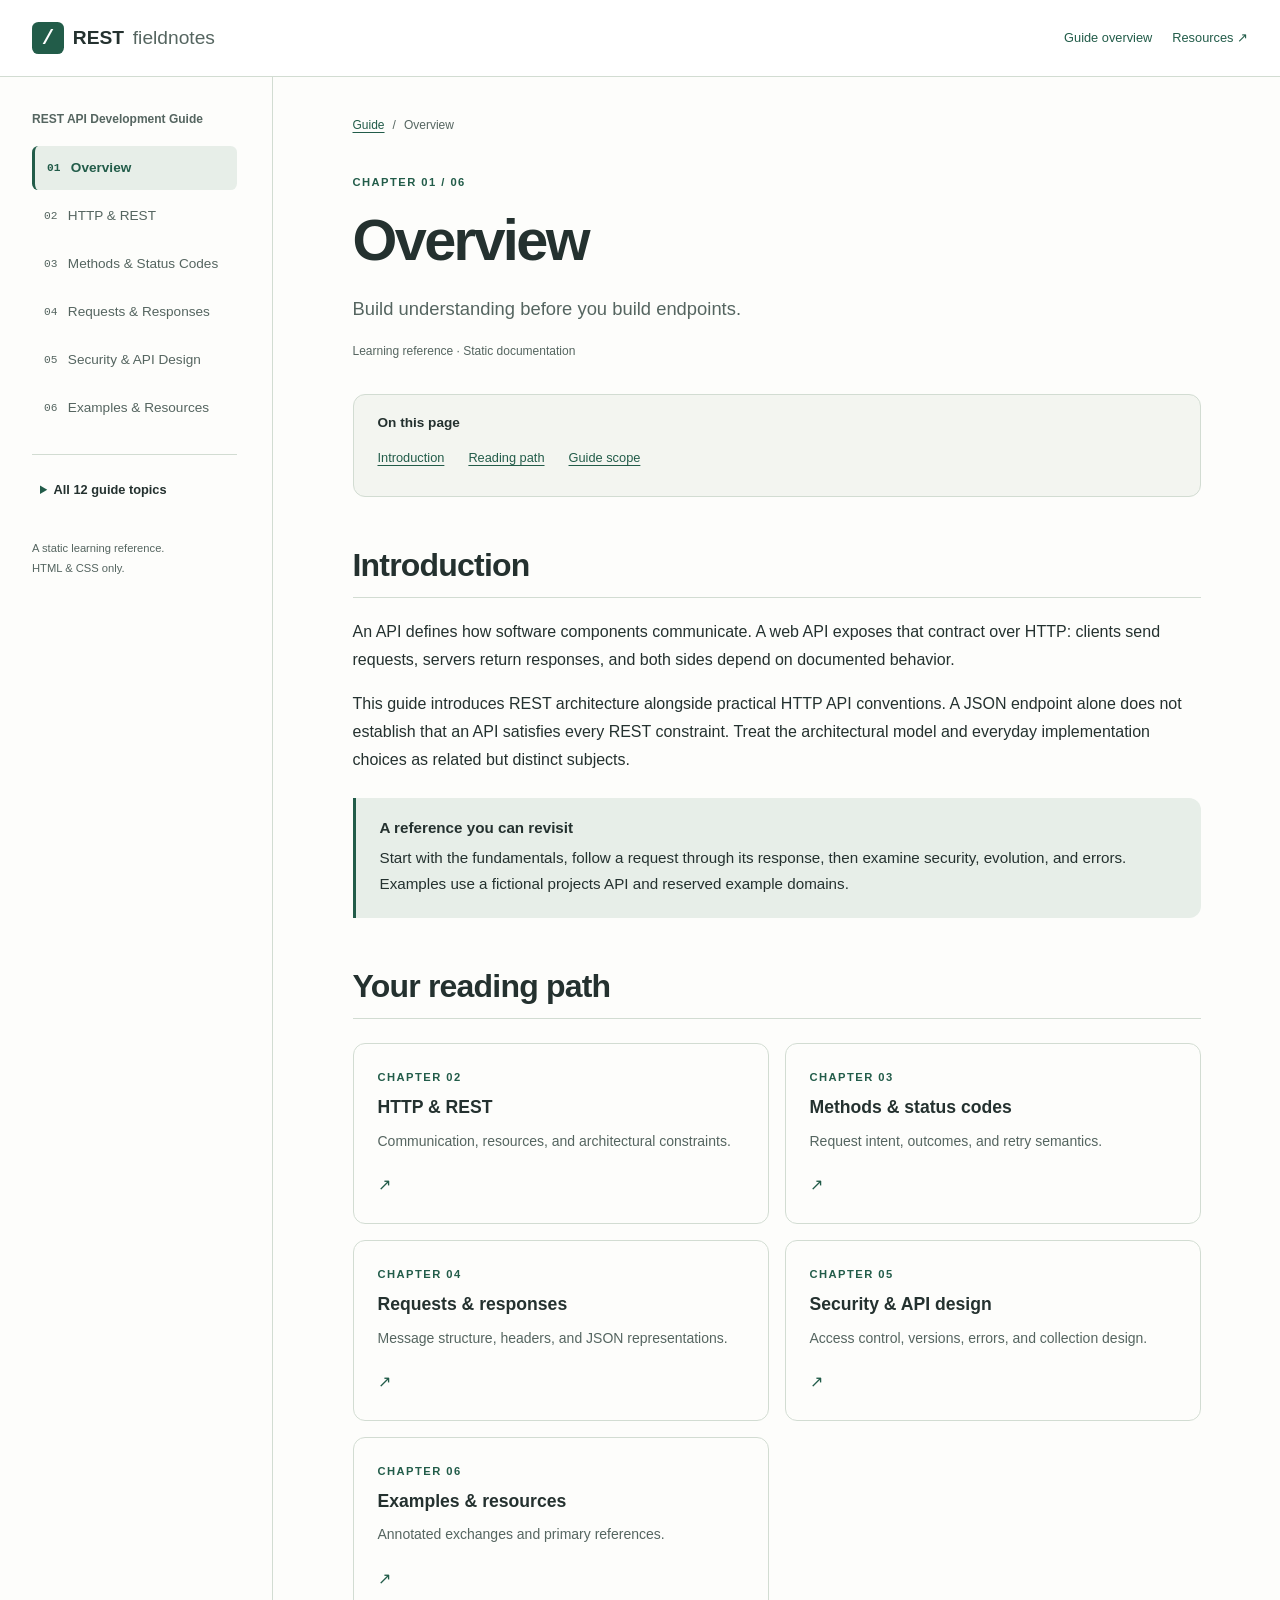
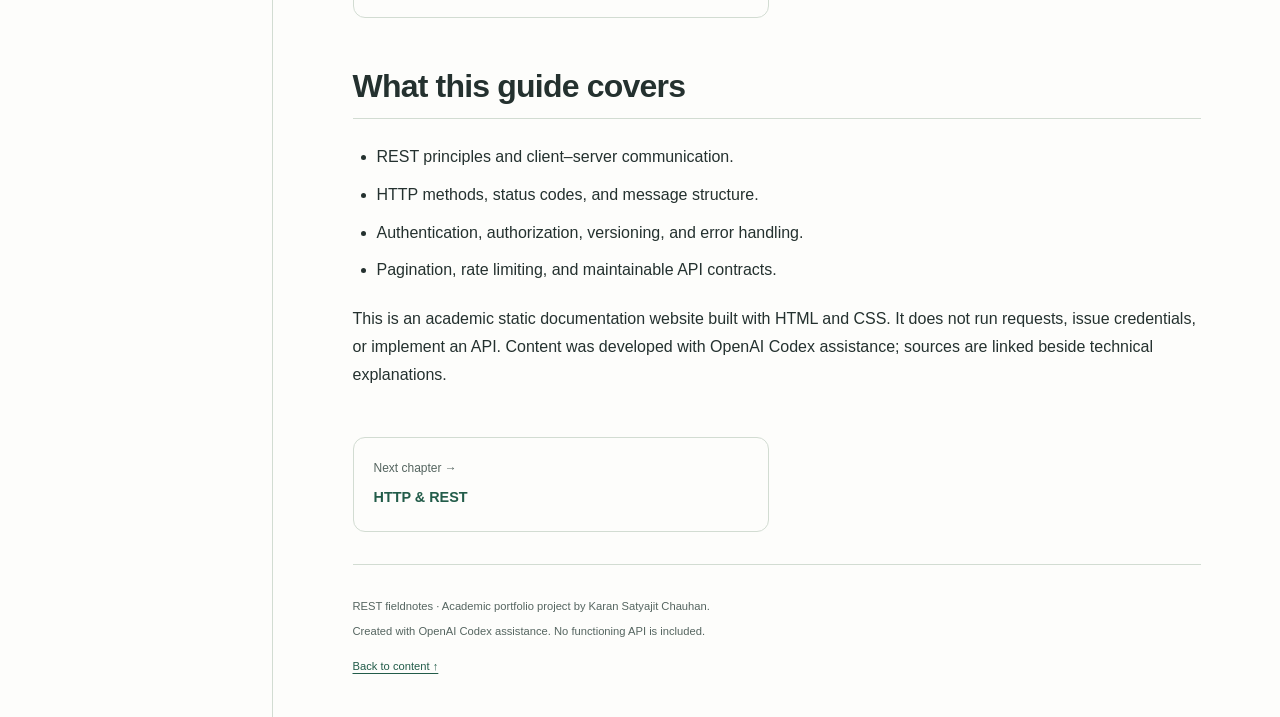
<file: index.html>
<!DOCTYPE html>
<html lang="en">
<head>
  <meta charset="utf-8">
  <meta name="viewport" content="width=device-width, initial-scale=1">
  <meta name="description" content="A six-chapter introduction to REST API development, organized for learning and future reference.">
  <title>Overview | REST API Development Guide</title>
  <link rel="stylesheet" href="css/style.css">
</head>
<body>
  <a class="skip-link" href="#main-content">Skip to main content</a>
  <header class="site-header"><div class="header-inner"><a class="brand" href="index.html"><span class="brand-mark" aria-hidden="true">/</span>REST<span class="brand-light">fieldnotes</span></a><nav aria-label="Header navigation"><a href="index.html">Guide overview</a><a href="examples-resources.html#additional-resources">Resources ↗</a></nav></div></header>
  <div class="site-layout">
    <aside class="sidebar" aria-label="Guide navigation">
      <nav aria-label="Chapters"><p class="nav-heading">REST API Development Guide</p><ol class="chapter-nav"><li><a href="index.html" aria-current="page"><span>01</span>Overview</a></li>
<li><a href="http-rest.html"><span>02</span>HTTP &amp; REST</a></li>
<li><a href="methods-status.html"><span>03</span>Methods &amp; Status Codes</a></li>
<li><a href="requests-responses.html"><span>04</span>Requests &amp; Responses</a></li>
<li><a href="security-design.html"><span>05</span>Security &amp; API Design</a></li>
<li><a href="examples-resources.html"><span>06</span>Examples &amp; Resources</a></li></ol></nav>
      <details class="topic-disclosure"><summary>All 12 guide topics</summary><nav aria-label="Topic index"><ul class="topic-nav"><li><a href="index.html#introduction">Introduction</a></li>
<li><a href="http-rest.html#http-fundamentals">HTTP Fundamentals</a></li>
<li><a href="http-rest.html#rest-architecture">REST Architecture</a></li>
<li><a href="methods-status.html#http-methods">HTTP Methods</a></li>
<li><a href="methods-status.html#status-codes">Status Codes</a></li>
<li><a href="requests-responses.html#message-structure">Request &amp; Response Structure</a></li>
<li><a href="security-design.html#authentication">Authentication &amp; Authorization</a></li>
<li><a href="security-design.html#versioning">API Versioning</a></li>
<li><a href="security-design.html#error-handling">Error Handling</a></li>
<li><a href="security-design.html#best-practices">API Best Practices</a></li>
<li><a href="examples-resources.html#code-examples">Code Examples</a></li>
<li><a href="examples-resources.html#additional-resources">Additional Resources</a></li></ul></nav></details>
      <p class="sidebar-note">A static learning reference.<br>HTML &amp; CSS only.</p>
    </aside>
    <main id="main-content" tabindex="-1">
      <nav class="breadcrumb" aria-label="Breadcrumb"><a href="index.html">Guide</a><span aria-hidden="true">/</span><span aria-current="page">Overview</span></nav>
      <article class="chapter">
        <header class="chapter-header"><p class="eyebrow">Chapter 01 / 06</p><h1>Overview</h1><p class="chapter-intro">Build understanding before you build endpoints.</p><p class="chapter-meta">Learning reference · Static documentation</p></header>
        <nav class="on-this-page" aria-label="On this page"><h2>On this page</h2><ul><li><a href="#introduction">Introduction</a></li>
<li><a href="#reading-path">Reading path</a></li>
<li><a href="#guide-scope">Guide scope</a></li></ul></nav>
        <section id="introduction" aria-labelledby="introduction-title"><h2 id="introduction-title">Introduction</h2><p>An API defines how software components communicate. A web API exposes that contract over HTTP: clients send requests, servers return responses, and both sides depend on documented behavior.</p><p>This guide introduces REST architecture alongside practical HTTP API conventions. A JSON endpoint alone does not establish that an API satisfies every REST constraint. Treat the architectural model and everyday implementation choices as related but distinct subjects.</p><aside class="callout"><h3>A reference you can revisit</h3><p>Start with the fundamentals, follow a request through its response, then examine security, evolution, and errors. Examples use a fictional projects API and reserved example domains.</p></aside></section>
<section id="reading-path" aria-labelledby="reading-title"><h2 id="reading-title">Your reading path</h2><div class="chapter-grid"><a class="chapter-card" href="http-rest.html"><span class="eyebrow">Chapter 02</span><h3>HTTP &amp; REST</h3><p>Communication, resources, and architectural constraints.</p><span class="card-arrow" aria-hidden="true">↗</span></a><a class="chapter-card" href="methods-status.html"><span class="eyebrow">Chapter 03</span><h3>Methods &amp; status codes</h3><p>Request intent, outcomes, and retry semantics.</p><span class="card-arrow" aria-hidden="true">↗</span></a><a class="chapter-card" href="requests-responses.html"><span class="eyebrow">Chapter 04</span><h3>Requests &amp; responses</h3><p>Message structure, headers, and JSON representations.</p><span class="card-arrow" aria-hidden="true">↗</span></a><a class="chapter-card" href="security-design.html"><span class="eyebrow">Chapter 05</span><h3>Security &amp; API design</h3><p>Access control, versions, errors, and collection design.</p><span class="card-arrow" aria-hidden="true">↗</span></a><a class="chapter-card" href="examples-resources.html"><span class="eyebrow">Chapter 06</span><h3>Examples &amp; resources</h3><p>Annotated exchanges and primary references.</p><span class="card-arrow" aria-hidden="true">↗</span></a></div></section>
<section id="guide-scope" aria-labelledby="scope-title"><h2 id="scope-title">What this guide covers</h2><ul><li>REST principles and client–server communication.</li><li>HTTP methods, status codes, and message structure.</li><li>Authentication, authorization, versioning, and error handling.</li><li>Pagination, rate limiting, and maintainable API contracts.</li></ul><p>This is an academic static documentation website built with HTML and CSS. It does not run requests, issue credentials, or implement an API. Content was developed with OpenAI Codex assistance; sources are linked beside technical explanations.</p></section>
      </article>
      <nav class="page-navigation" aria-label="Chapter pagination"><a href="http-rest.html" rel="next"><span>Next chapter →</span><strong>HTTP &amp; REST</strong></a></nav>
      <footer class="page-footer"><p>REST fieldnotes · Academic portfolio project by Karan Satyajit Chauhan.</p><p>Created with OpenAI Codex assistance. No functioning API is included.</p><a href="#main-content">Back to content ↑</a></footer>
    </main>
  </div>
</body>
</html>
</file>
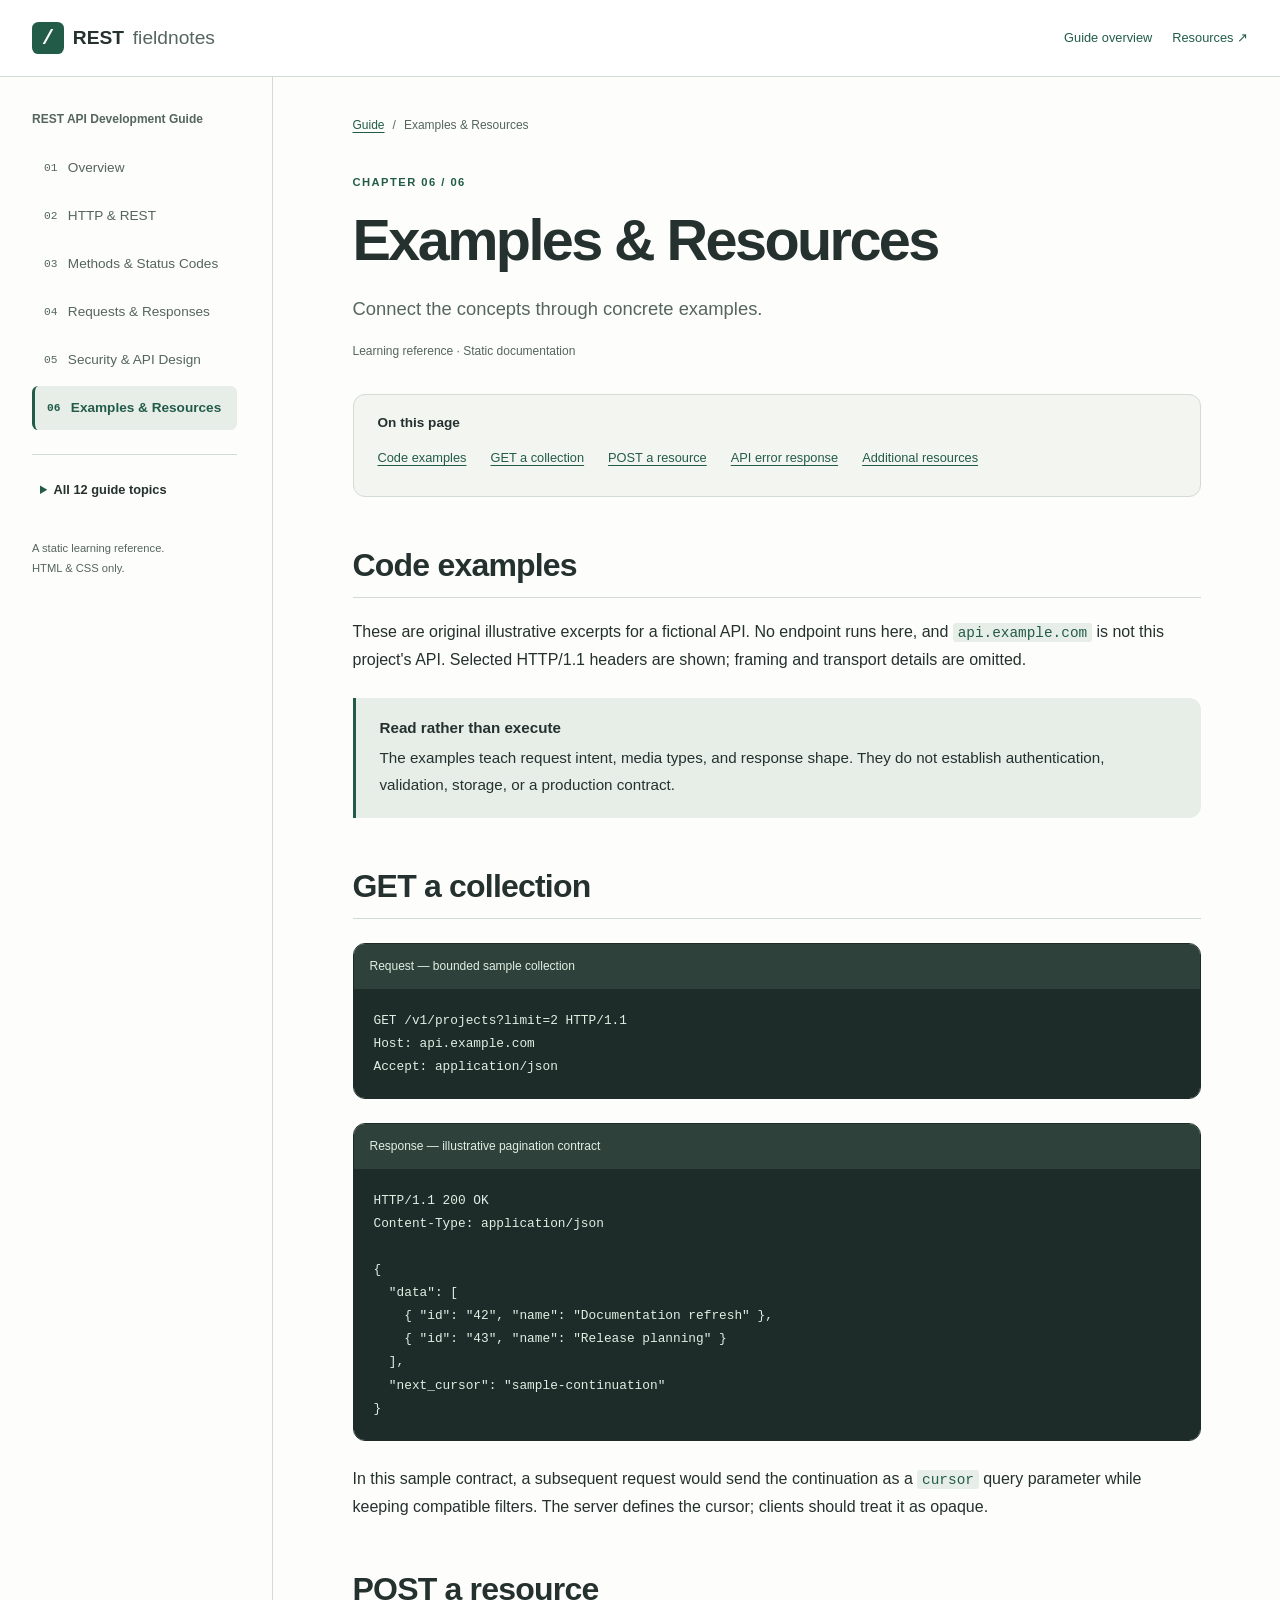
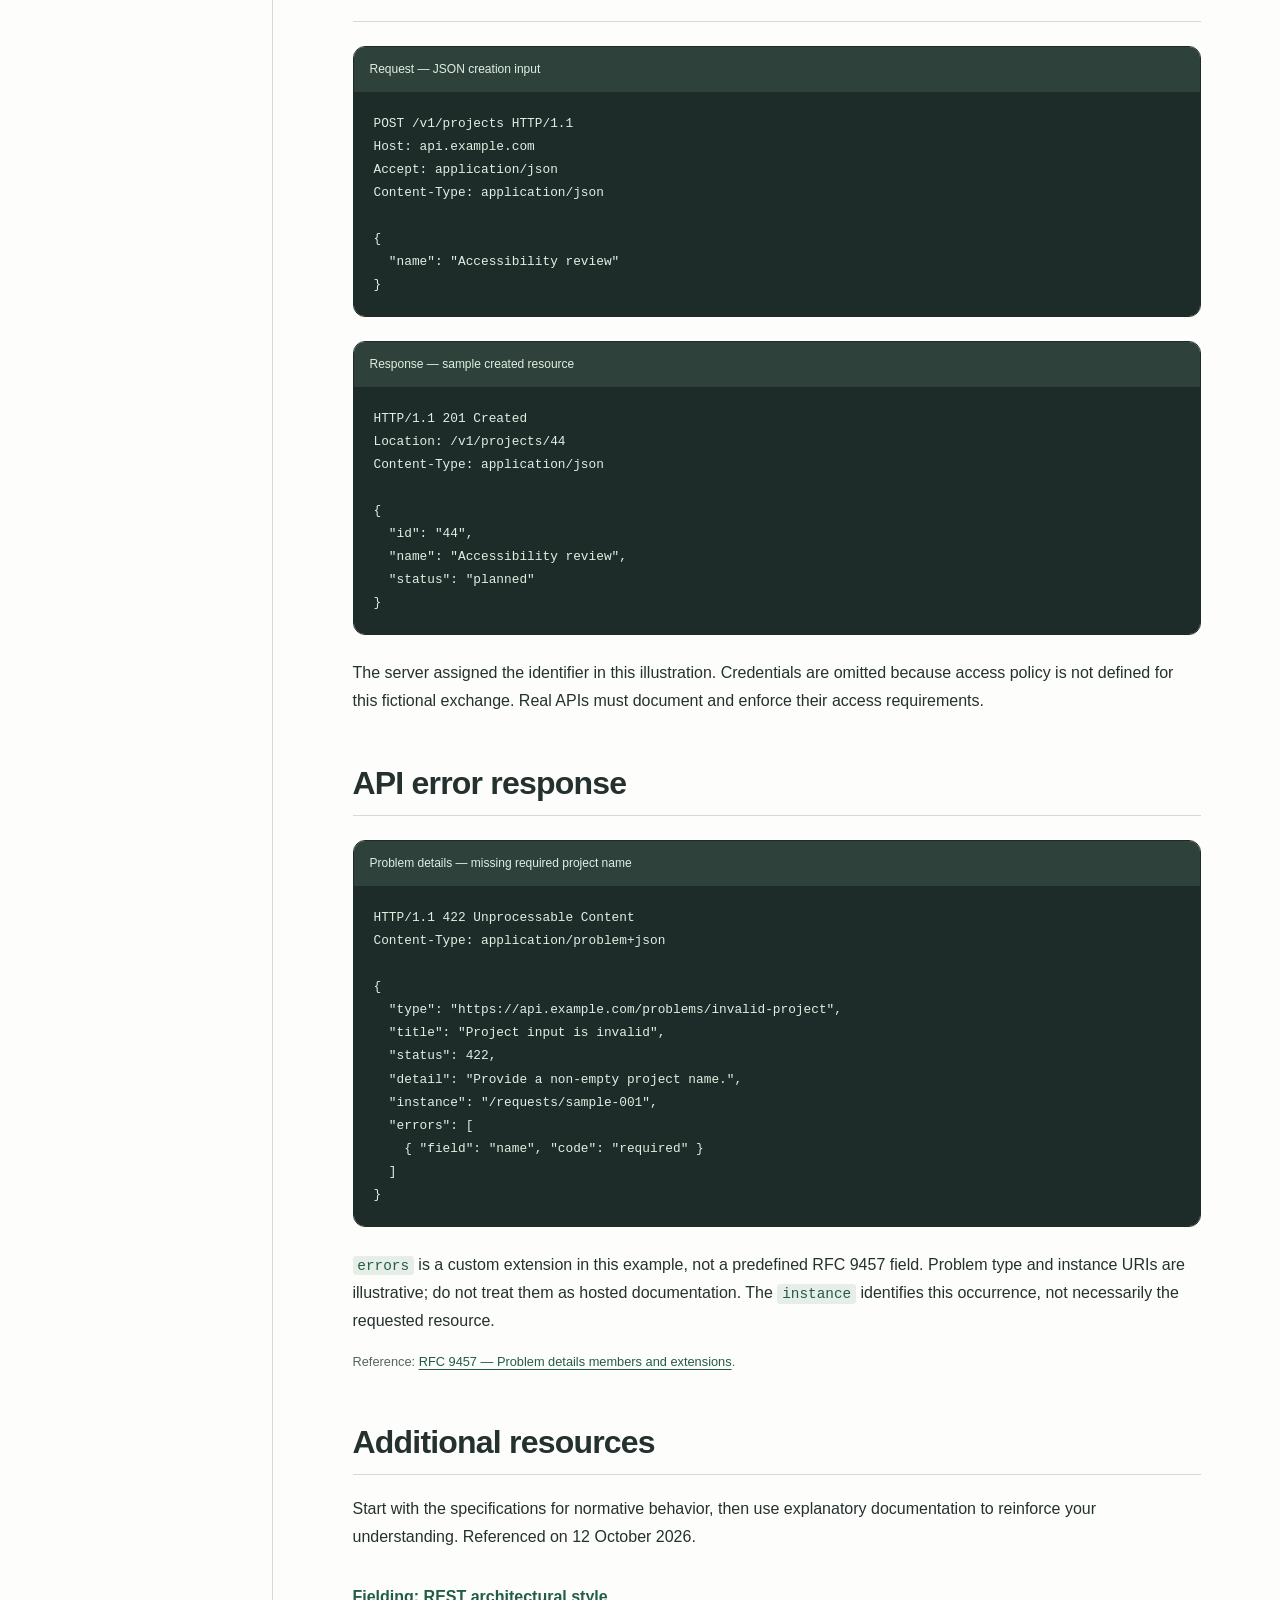
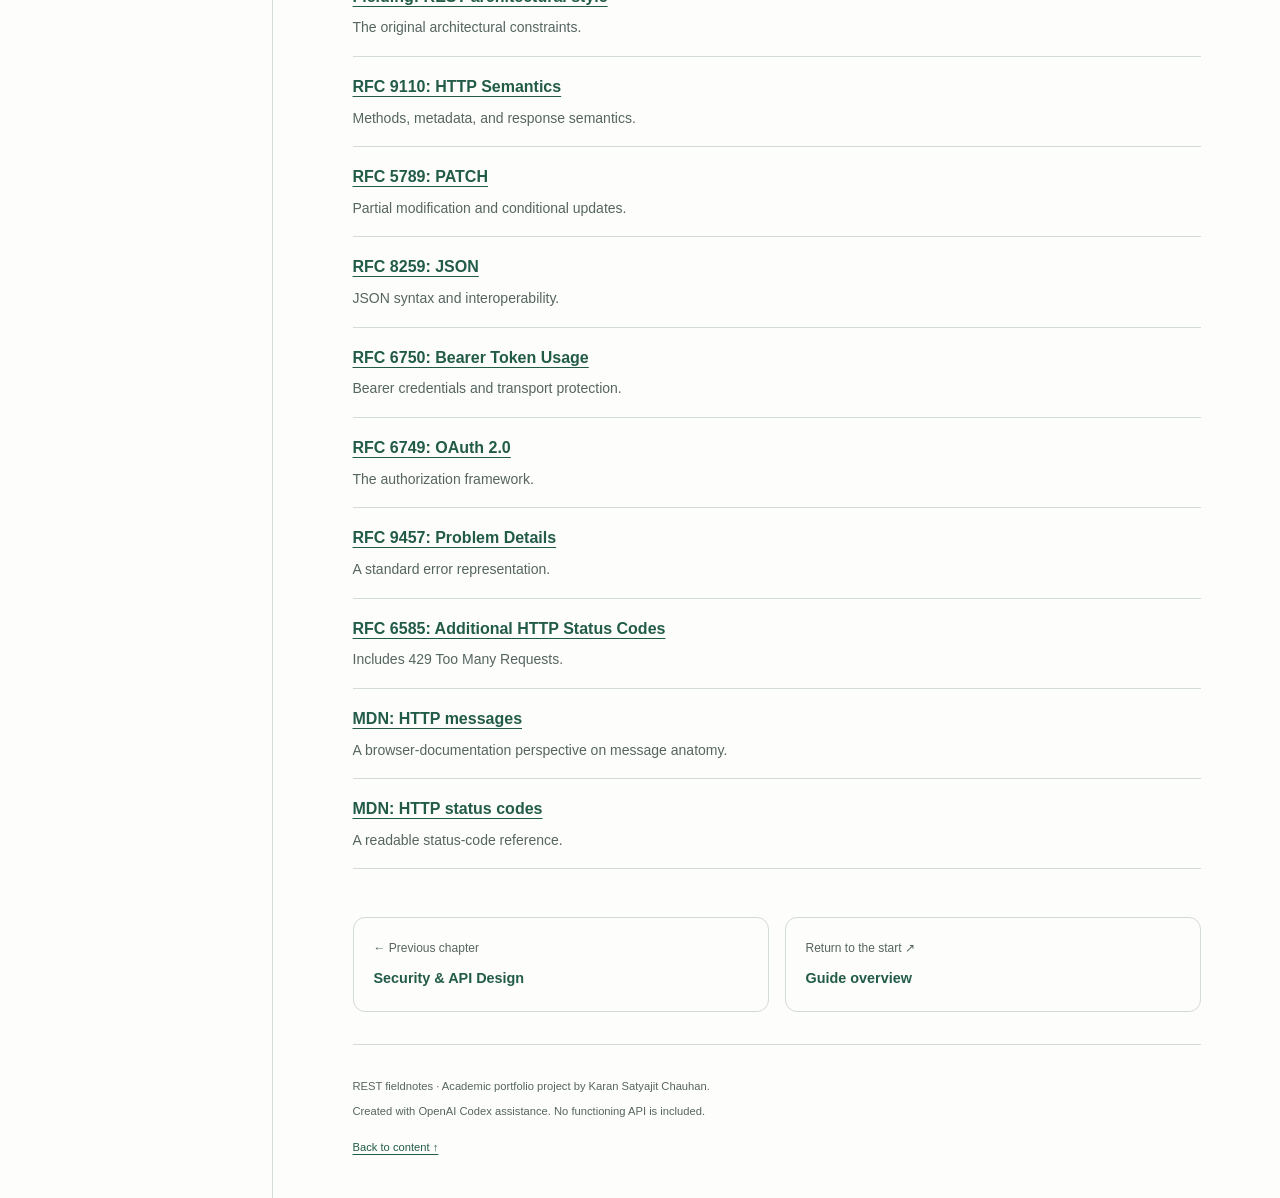
<file: examples-resources.html>
<!DOCTYPE html>
<html lang="en">
<head>
  <meta charset="utf-8">
  <meta name="viewport" content="width=device-width, initial-scale=1">
  <meta name="description" content="Study illustrative GET, POST, JSON collection, and problem-details examples, then explore primary resources.">
  <title>Examples &amp; Resources | REST API Development Guide</title>
  <link rel="stylesheet" href="css/style.css">
</head>
<body>
  <a class="skip-link" href="#main-content">Skip to main content</a>
  <header class="site-header"><div class="header-inner"><a class="brand" href="index.html"><span class="brand-mark" aria-hidden="true">/</span>REST<span class="brand-light">fieldnotes</span></a><nav aria-label="Header navigation"><a href="index.html">Guide overview</a><a href="examples-resources.html#additional-resources">Resources ↗</a></nav></div></header>
  <div class="site-layout">
    <aside class="sidebar" aria-label="Guide navigation">
      <nav aria-label="Chapters"><p class="nav-heading">REST API Development Guide</p><ol class="chapter-nav"><li><a href="index.html"><span>01</span>Overview</a></li>
<li><a href="http-rest.html"><span>02</span>HTTP &amp; REST</a></li>
<li><a href="methods-status.html"><span>03</span>Methods &amp; Status Codes</a></li>
<li><a href="requests-responses.html"><span>04</span>Requests &amp; Responses</a></li>
<li><a href="security-design.html"><span>05</span>Security &amp; API Design</a></li>
<li><a href="examples-resources.html" aria-current="page"><span>06</span>Examples &amp; Resources</a></li></ol></nav>
      <details class="topic-disclosure"><summary>All 12 guide topics</summary><nav aria-label="Topic index"><ul class="topic-nav"><li><a href="index.html#introduction">Introduction</a></li>
<li><a href="http-rest.html#http-fundamentals">HTTP Fundamentals</a></li>
<li><a href="http-rest.html#rest-architecture">REST Architecture</a></li>
<li><a href="methods-status.html#http-methods">HTTP Methods</a></li>
<li><a href="methods-status.html#status-codes">Status Codes</a></li>
<li><a href="requests-responses.html#message-structure">Request &amp; Response Structure</a></li>
<li><a href="security-design.html#authentication">Authentication &amp; Authorization</a></li>
<li><a href="security-design.html#versioning">API Versioning</a></li>
<li><a href="security-design.html#error-handling">Error Handling</a></li>
<li><a href="security-design.html#best-practices">API Best Practices</a></li>
<li><a href="examples-resources.html#code-examples">Code Examples</a></li>
<li><a href="examples-resources.html#additional-resources">Additional Resources</a></li></ul></nav></details>
      <p class="sidebar-note">A static learning reference.<br>HTML &amp; CSS only.</p>
    </aside>
    <main id="main-content" tabindex="-1">
      <nav class="breadcrumb" aria-label="Breadcrumb"><a href="index.html">Guide</a><span aria-hidden="true">/</span><span aria-current="page">Examples &amp; Resources</span></nav>
      <article class="chapter">
        <header class="chapter-header"><p class="eyebrow">Chapter 06 / 06</p><h1>Examples &amp; Resources</h1><p class="chapter-intro">Connect the concepts through concrete examples.</p><p class="chapter-meta">Learning reference · Static documentation</p></header>
        <nav class="on-this-page" aria-label="On this page"><h2>On this page</h2><ul><li><a href="#code-examples">Code examples</a></li>
<li><a href="#get-example">GET a collection</a></li>
<li><a href="#post-example">POST a resource</a></li>
<li><a href="#error-example">API error response</a></li>
<li><a href="#additional-resources">Additional resources</a></li></ul></nav>
        <section id="code-examples" aria-labelledby="examples-title"><h2 id="examples-title">Code examples</h2><p>These are original illustrative excerpts for a fictional API. No endpoint runs here, and <code>api.example.com</code> is not this project's API. Selected HTTP/1.1 headers are shown; framing and transport details are omitted.</p><aside class="callout"><h3>Read rather than execute</h3><p>The examples teach request intent, media types, and response shape. They do not establish authentication, validation, storage, or a production contract.</p></aside></section>
<section id="get-example" aria-labelledby="get-title"><h2 id="get-title">GET a collection</h2><figure class="code-example"><figcaption>Request — bounded sample collection</figcaption><pre tabindex="0" aria-label="GET collection request"><code>GET /v1/projects?limit=2 HTTP/1.1
Host: api.example.com
Accept: application/json</code></pre></figure><figure class="code-example"><figcaption>Response — illustrative pagination contract</figcaption><pre tabindex="0" aria-label="Paginated JSON response"><code>HTTP/1.1 200 OK
Content-Type: application/json

{
  "data": [
    { "id": "42", "name": "Documentation refresh" },
    { "id": "43", "name": "Release planning" }
  ],
  "next_cursor": "sample-continuation"
}</code></pre></figure><p>In this sample contract, a subsequent request would send the continuation as a <code>cursor</code> query parameter while keeping compatible filters. The server defines the cursor; clients should treat it as opaque.</p></section>
<section id="post-example" aria-labelledby="post-title"><h2 id="post-title">POST a resource</h2><figure class="code-example"><figcaption>Request — JSON creation input</figcaption><pre tabindex="0" aria-label="POST JSON request"><code>POST /v1/projects HTTP/1.1
Host: api.example.com
Accept: application/json
Content-Type: application/json

{
  "name": "Accessibility review"
}</code></pre></figure><figure class="code-example"><figcaption>Response — sample created resource</figcaption><pre tabindex="0" aria-label="Created resource response"><code>HTTP/1.1 201 Created
Location: /v1/projects/44
Content-Type: application/json

{
  "id": "44",
  "name": "Accessibility review",
  "status": "planned"
}</code></pre></figure><p>The server assigned the identifier in this illustration. Credentials are omitted because access policy is not defined for this fictional exchange. Real APIs must document and enforce their access requirements.</p></section>
<section id="error-example" aria-labelledby="problem-title"><h2 id="problem-title">API error response</h2><figure class="code-example"><figcaption>Problem details — missing required project name</figcaption><pre tabindex="0" aria-label="Problem details JSON response"><code>HTTP/1.1 422 Unprocessable Content
Content-Type: application/problem+json

{
  "type": "https://api.example.com/problems/invalid-project",
  "title": "Project input is invalid",
  "status": 422,
  "detail": "Provide a non-empty project name.",
  "instance": "/requests/sample-001",
  "errors": [
    { "field": "name", "code": "required" }
  ]
}</code></pre></figure><p><code>errors</code> is a custom extension in this example, not a predefined RFC 9457 field. Problem type and instance URIs are illustrative; do not treat them as hosted documentation. The <code>instance</code> identifies this occurrence, not necessarily the requested resource.</p><p class="source">Reference: <a href="https://www.rfc-editor.org/rfc/rfc9457.html">RFC 9457 — Problem details members and extensions</a>.</p></section>
<section id="additional-resources" aria-labelledby="resources-title"><h2 id="resources-title">Additional resources</h2><p>Start with the specifications for normative behavior, then use explanatory documentation to reinforce your understanding. Referenced on 12 October 2026.</p><ul class="resource-list"><li><a href="https://ics.uci.edu/~fielding/pubs/dissertation/rest_arch_style.htm">Fielding: REST architectural style</a><span>The original architectural constraints.</span></li><li><a href="https://www.rfc-editor.org/rfc/rfc9110.html">RFC 9110: HTTP Semantics</a><span>Methods, metadata, and response semantics.</span></li><li><a href="https://www.rfc-editor.org/rfc/rfc5789.html">RFC 5789: PATCH</a><span>Partial modification and conditional updates.</span></li><li><a href="https://www.rfc-editor.org/rfc/rfc8259.html">RFC 8259: JSON</a><span>JSON syntax and interoperability.</span></li><li><a href="https://www.rfc-editor.org/rfc/rfc6750.html">RFC 6750: Bearer Token Usage</a><span>Bearer credentials and transport protection.</span></li><li><a href="https://www.rfc-editor.org/rfc/rfc6749.html">RFC 6749: OAuth 2.0</a><span>The authorization framework.</span></li><li><a href="https://www.rfc-editor.org/rfc/rfc9457.html">RFC 9457: Problem Details</a><span>A standard error representation.</span></li><li><a href="https://www.rfc-editor.org/rfc/rfc6585.html">RFC 6585: Additional HTTP Status Codes</a><span>Includes 429 Too Many Requests.</span></li><li><a href="https://developer.mozilla.org/en-US/docs/Web/HTTP/Guides/Messages">MDN: HTTP messages</a><span>A browser-documentation perspective on message anatomy.</span></li><li><a href="https://developer.mozilla.org/en-US/docs/Web/HTTP/Reference/Status">MDN: HTTP status codes</a><span>A readable status-code reference.</span></li></ul></section>
      </article>
      <nav class="page-navigation" aria-label="Chapter pagination"><a href="security-design.html" rel="prev"><span>← Previous chapter</span><strong>Security &amp; API Design</strong></a>
<a href="index.html"><span>Return to the start ↗</span><strong>Guide overview</strong></a></nav>
      <footer class="page-footer"><p>REST fieldnotes · Academic portfolio project by Karan Satyajit Chauhan.</p><p>Created with OpenAI Codex assistance. No functioning API is included.</p><a href="#main-content">Back to content ↑</a></footer>
    </main>
  </div>
</body>
</html>
</file>
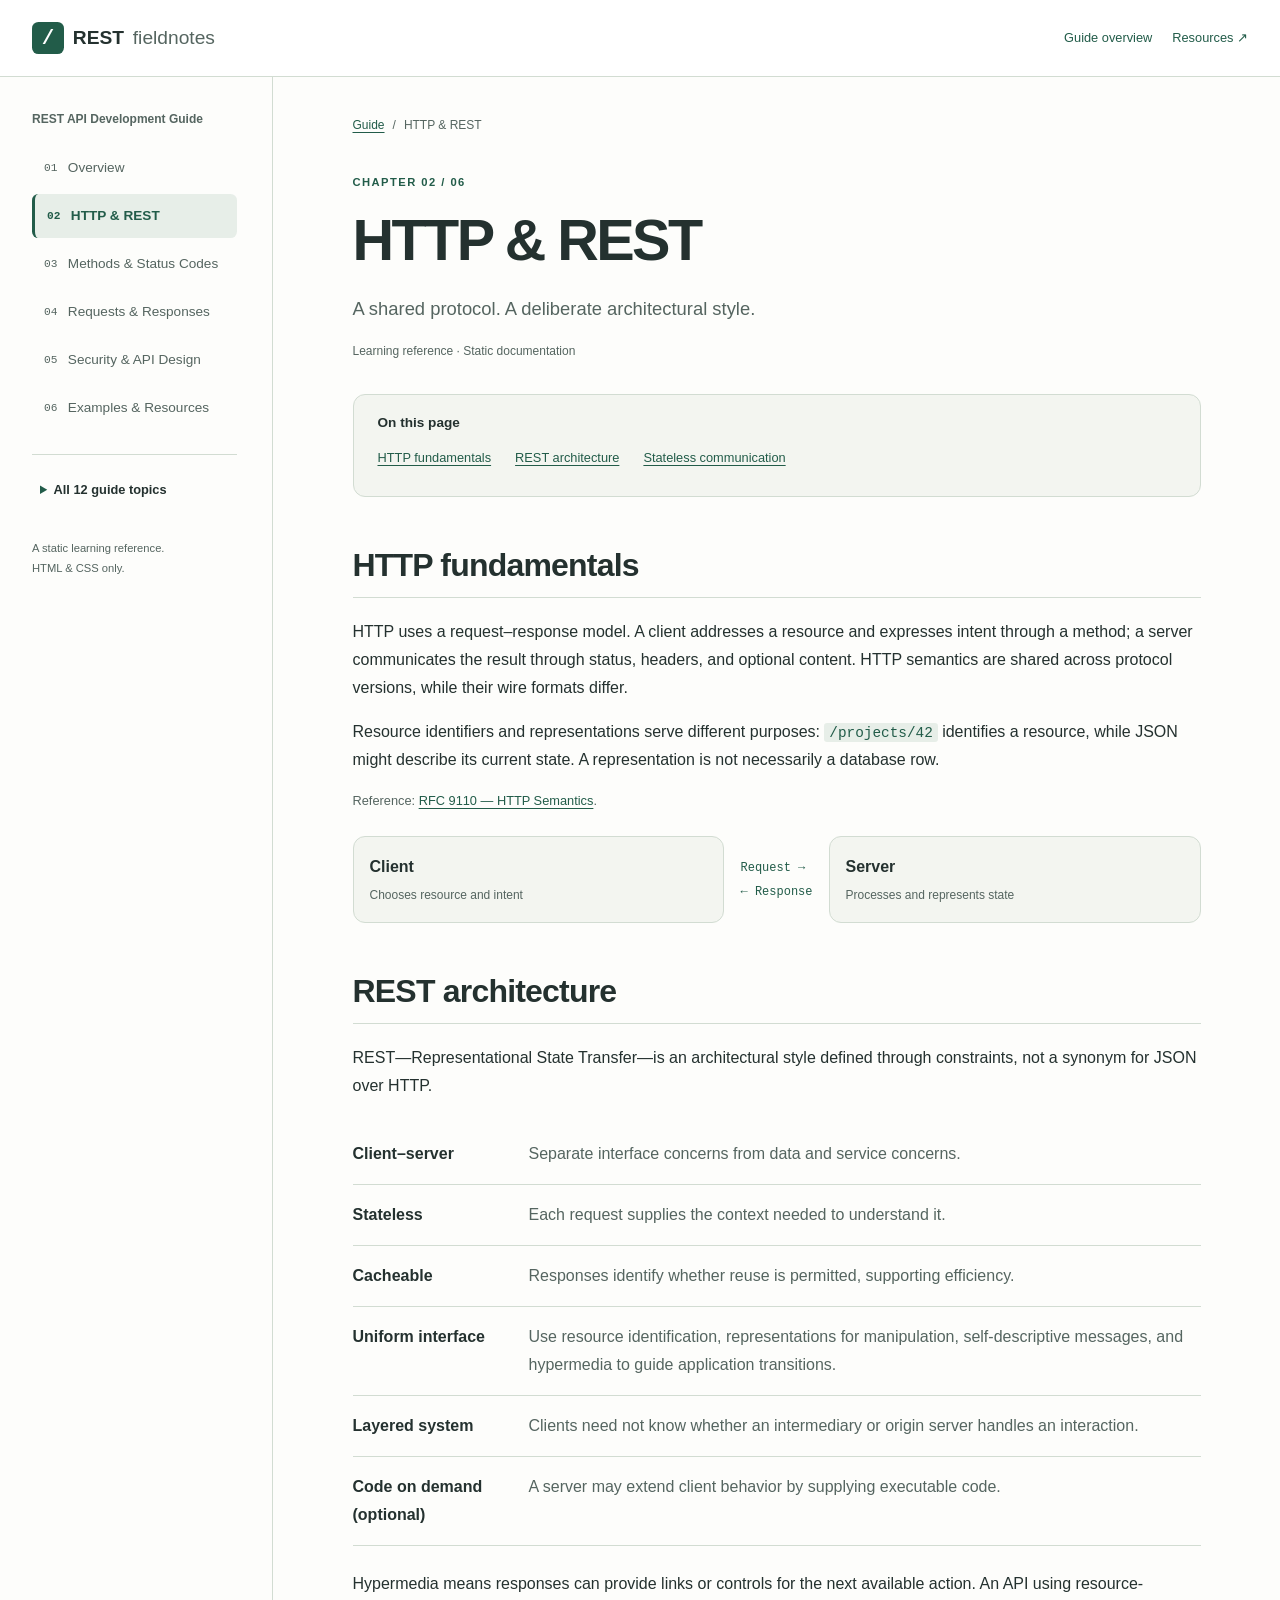
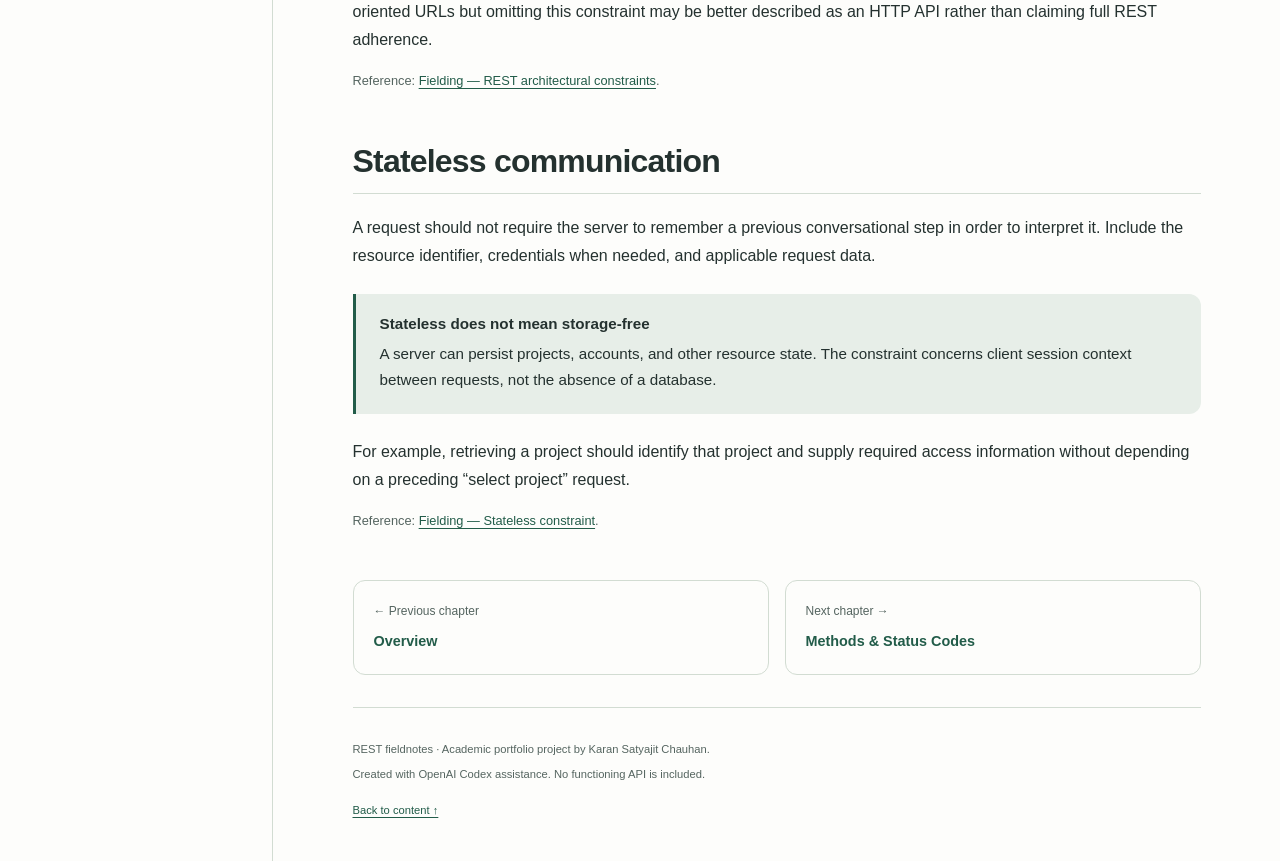
<file: http-rest.html>
<!DOCTYPE html>
<html lang="en">
<head>
  <meta charset="utf-8">
  <meta name="viewport" content="width=device-width, initial-scale=1">
  <meta name="description" content="Understand HTTP fundamentals, REST constraints, resource representations, and stateless communication.">
  <title>HTTP &amp; REST | REST API Development Guide</title>
  <link rel="stylesheet" href="css/style.css">
</head>
<body>
  <a class="skip-link" href="#main-content">Skip to main content</a>
  <header class="site-header"><div class="header-inner"><a class="brand" href="index.html"><span class="brand-mark" aria-hidden="true">/</span>REST<span class="brand-light">fieldnotes</span></a><nav aria-label="Header navigation"><a href="index.html">Guide overview</a><a href="examples-resources.html#additional-resources">Resources ↗</a></nav></div></header>
  <div class="site-layout">
    <aside class="sidebar" aria-label="Guide navigation">
      <nav aria-label="Chapters"><p class="nav-heading">REST API Development Guide</p><ol class="chapter-nav"><li><a href="index.html"><span>01</span>Overview</a></li>
<li><a href="http-rest.html" aria-current="page"><span>02</span>HTTP &amp; REST</a></li>
<li><a href="methods-status.html"><span>03</span>Methods &amp; Status Codes</a></li>
<li><a href="requests-responses.html"><span>04</span>Requests &amp; Responses</a></li>
<li><a href="security-design.html"><span>05</span>Security &amp; API Design</a></li>
<li><a href="examples-resources.html"><span>06</span>Examples &amp; Resources</a></li></ol></nav>
      <details class="topic-disclosure"><summary>All 12 guide topics</summary><nav aria-label="Topic index"><ul class="topic-nav"><li><a href="index.html#introduction">Introduction</a></li>
<li><a href="http-rest.html#http-fundamentals">HTTP Fundamentals</a></li>
<li><a href="http-rest.html#rest-architecture">REST Architecture</a></li>
<li><a href="methods-status.html#http-methods">HTTP Methods</a></li>
<li><a href="methods-status.html#status-codes">Status Codes</a></li>
<li><a href="requests-responses.html#message-structure">Request &amp; Response Structure</a></li>
<li><a href="security-design.html#authentication">Authentication &amp; Authorization</a></li>
<li><a href="security-design.html#versioning">API Versioning</a></li>
<li><a href="security-design.html#error-handling">Error Handling</a></li>
<li><a href="security-design.html#best-practices">API Best Practices</a></li>
<li><a href="examples-resources.html#code-examples">Code Examples</a></li>
<li><a href="examples-resources.html#additional-resources">Additional Resources</a></li></ul></nav></details>
      <p class="sidebar-note">A static learning reference.<br>HTML &amp; CSS only.</p>
    </aside>
    <main id="main-content" tabindex="-1">
      <nav class="breadcrumb" aria-label="Breadcrumb"><a href="index.html">Guide</a><span aria-hidden="true">/</span><span aria-current="page">HTTP &amp; REST</span></nav>
      <article class="chapter">
        <header class="chapter-header"><p class="eyebrow">Chapter 02 / 06</p><h1>HTTP &amp; REST</h1><p class="chapter-intro">A shared protocol. A deliberate architectural style.</p><p class="chapter-meta">Learning reference · Static documentation</p></header>
        <nav class="on-this-page" aria-label="On this page"><h2>On this page</h2><ul><li><a href="#http-fundamentals">HTTP fundamentals</a></li>
<li><a href="#rest-architecture">REST architecture</a></li>
<li><a href="#statelessness">Stateless communication</a></li></ul></nav>
        <section id="http-fundamentals" aria-labelledby="http-title"><h2 id="http-title">HTTP fundamentals</h2><p>HTTP uses a request–response model. A client addresses a resource and expresses intent through a method; a server communicates the result through status, headers, and optional content. HTTP semantics are shared across protocol versions, while their wire formats differ.</p><p>Resource identifiers and representations serve different purposes: <code>/projects/42</code> identifies a resource, while JSON might describe its current state. A representation is not necessarily a database row.</p><p class="source">Reference: <a href="https://www.rfc-editor.org/rfc/rfc9110.html">RFC 9110 — HTTP Semantics</a>.</p><div class="flow-diagram" aria-label="Client sends request to server; server returns response"><div><strong>Client</strong><span>Chooses resource and intent</span></div><p>Request →<br>← Response</p><div><strong>Server</strong><span>Processes and represents state</span></div></div></section>
<section id="rest-architecture" aria-labelledby="rest-title"><h2 id="rest-title">REST architecture</h2><p>REST—Representational State Transfer—is an architectural style defined through constraints, not a synonym for JSON over HTTP.</p><dl class="definition-list"><div><dt>Client–server</dt><dd>Separate interface concerns from data and service concerns.</dd></div><div><dt>Stateless</dt><dd>Each request supplies the context needed to understand it.</dd></div><div><dt>Cacheable</dt><dd>Responses identify whether reuse is permitted, supporting efficiency.</dd></div><div><dt>Uniform interface</dt><dd>Use resource identification, representations for manipulation, self-descriptive messages, and hypermedia to guide application transitions.</dd></div><div><dt>Layered system</dt><dd>Clients need not know whether an intermediary or origin server handles an interaction.</dd></div><div><dt>Code on demand (optional)</dt><dd>A server may extend client behavior by supplying executable code.</dd></div></dl><p>Hypermedia means responses can provide links or controls for the next available action. An API using resource-oriented URLs but omitting this constraint may be better described as an HTTP API rather than claiming full REST adherence.</p><p class="source">Reference: <a href="https://ics.uci.edu/~fielding/pubs/dissertation/rest_arch_style.htm">Fielding — REST architectural constraints</a>.</p></section>
<section id="statelessness" aria-labelledby="stateless-title"><h2 id="stateless-title">Stateless communication</h2><p>A request should not require the server to remember a previous conversational step in order to interpret it. Include the resource identifier, credentials when needed, and applicable request data.</p><aside class="callout"><h3>Stateless does not mean storage-free</h3><p>A server can persist projects, accounts, and other resource state. The constraint concerns client session context between requests, not the absence of a database.</p></aside><p>For example, retrieving a project should identify that project and supply required access information without depending on a preceding “select project” request.</p><p class="source">Reference: <a href="https://ics.uci.edu/~fielding/pubs/dissertation/rest_arch_style.htm#sec_5_1_3">Fielding — Stateless constraint</a>.</p></section>
      </article>
      <nav class="page-navigation" aria-label="Chapter pagination"><a href="index.html" rel="prev"><span>← Previous chapter</span><strong>Overview</strong></a>
<a href="methods-status.html" rel="next"><span>Next chapter →</span><strong>Methods &amp; Status Codes</strong></a></nav>
      <footer class="page-footer"><p>REST fieldnotes · Academic portfolio project by Karan Satyajit Chauhan.</p><p>Created with OpenAI Codex assistance. No functioning API is included.</p><a href="#main-content">Back to content ↑</a></footer>
    </main>
  </div>
</body>
</html>
</file>
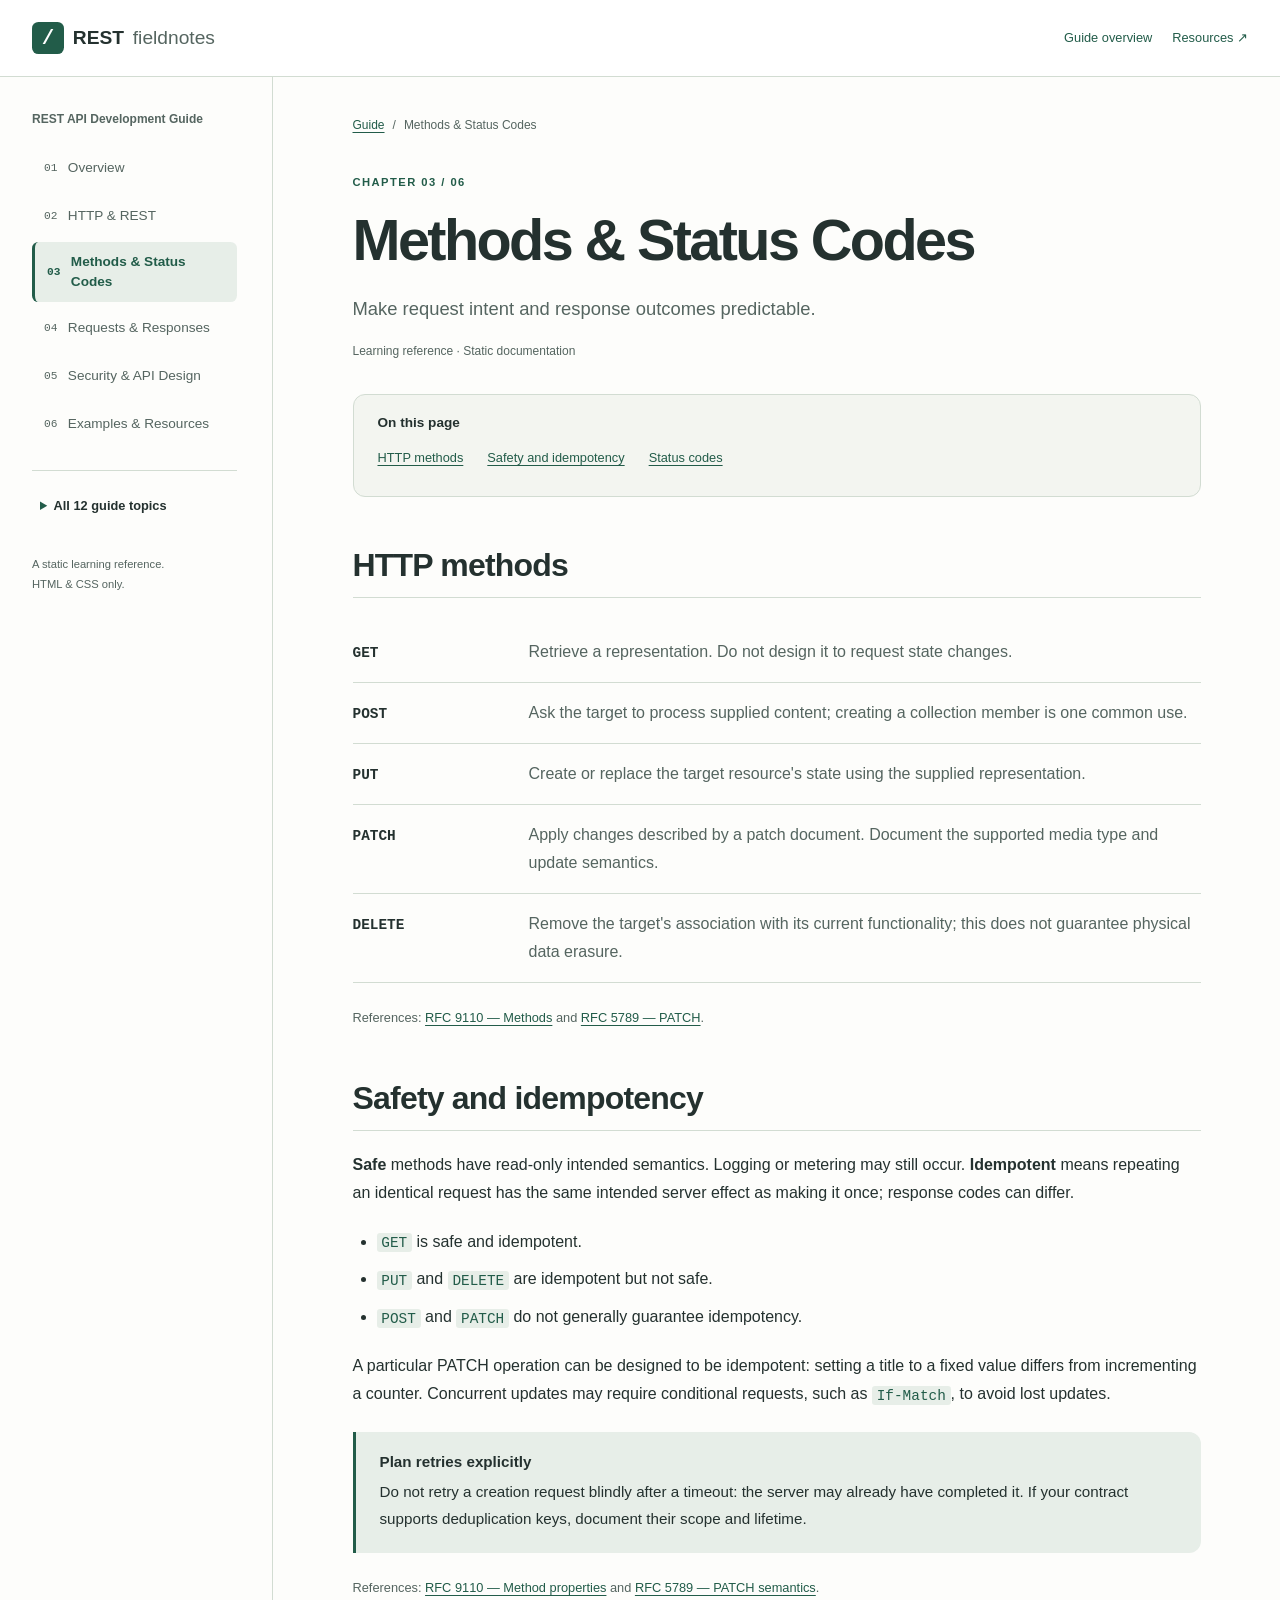
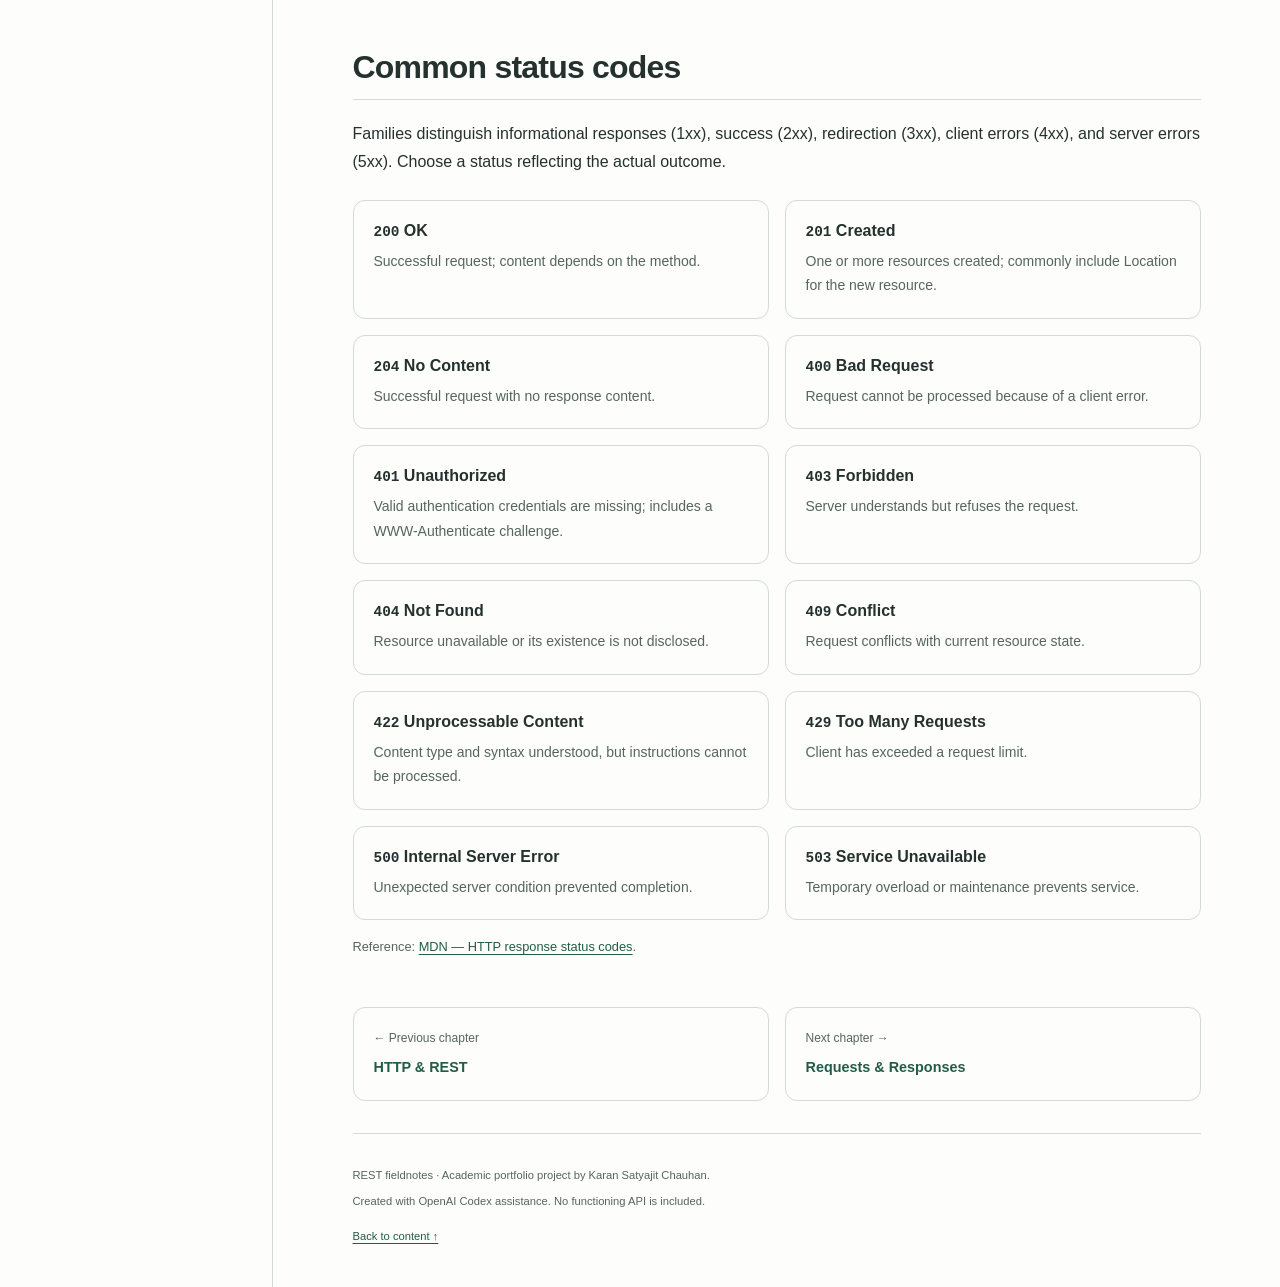
<file: methods-status.html>
<!DOCTYPE html>
<html lang="en">
<head>
  <meta charset="utf-8">
  <meta name="viewport" content="width=device-width, initial-scale=1">
  <meta name="description" content="Learn GET, POST, PUT, PATCH, DELETE, common response statuses, and safe versus idempotent operations.">
  <title>Methods &amp; Status Codes | REST API Development Guide</title>
  <link rel="stylesheet" href="css/style.css">
</head>
<body>
  <a class="skip-link" href="#main-content">Skip to main content</a>
  <header class="site-header"><div class="header-inner"><a class="brand" href="index.html"><span class="brand-mark" aria-hidden="true">/</span>REST<span class="brand-light">fieldnotes</span></a><nav aria-label="Header navigation"><a href="index.html">Guide overview</a><a href="examples-resources.html#additional-resources">Resources ↗</a></nav></div></header>
  <div class="site-layout">
    <aside class="sidebar" aria-label="Guide navigation">
      <nav aria-label="Chapters"><p class="nav-heading">REST API Development Guide</p><ol class="chapter-nav"><li><a href="index.html"><span>01</span>Overview</a></li>
<li><a href="http-rest.html"><span>02</span>HTTP &amp; REST</a></li>
<li><a href="methods-status.html" aria-current="page"><span>03</span>Methods &amp; Status Codes</a></li>
<li><a href="requests-responses.html"><span>04</span>Requests &amp; Responses</a></li>
<li><a href="security-design.html"><span>05</span>Security &amp; API Design</a></li>
<li><a href="examples-resources.html"><span>06</span>Examples &amp; Resources</a></li></ol></nav>
      <details class="topic-disclosure"><summary>All 12 guide topics</summary><nav aria-label="Topic index"><ul class="topic-nav"><li><a href="index.html#introduction">Introduction</a></li>
<li><a href="http-rest.html#http-fundamentals">HTTP Fundamentals</a></li>
<li><a href="http-rest.html#rest-architecture">REST Architecture</a></li>
<li><a href="methods-status.html#http-methods">HTTP Methods</a></li>
<li><a href="methods-status.html#status-codes">Status Codes</a></li>
<li><a href="requests-responses.html#message-structure">Request &amp; Response Structure</a></li>
<li><a href="security-design.html#authentication">Authentication &amp; Authorization</a></li>
<li><a href="security-design.html#versioning">API Versioning</a></li>
<li><a href="security-design.html#error-handling">Error Handling</a></li>
<li><a href="security-design.html#best-practices">API Best Practices</a></li>
<li><a href="examples-resources.html#code-examples">Code Examples</a></li>
<li><a href="examples-resources.html#additional-resources">Additional Resources</a></li></ul></nav></details>
      <p class="sidebar-note">A static learning reference.<br>HTML &amp; CSS only.</p>
    </aside>
    <main id="main-content" tabindex="-1">
      <nav class="breadcrumb" aria-label="Breadcrumb"><a href="index.html">Guide</a><span aria-hidden="true">/</span><span aria-current="page">Methods &amp; Status Codes</span></nav>
      <article class="chapter">
        <header class="chapter-header"><p class="eyebrow">Chapter 03 / 06</p><h1>Methods &amp; Status Codes</h1><p class="chapter-intro">Make request intent and response outcomes predictable.</p><p class="chapter-meta">Learning reference · Static documentation</p></header>
        <nav class="on-this-page" aria-label="On this page"><h2>On this page</h2><ul><li><a href="#http-methods">HTTP methods</a></li>
<li><a href="#retry-semantics">Safety and idempotency</a></li>
<li><a href="#status-codes">Status codes</a></li></ul></nav>
        <section id="http-methods" aria-labelledby="methods-title"><h2 id="methods-title">HTTP methods</h2><dl class="definition-list"><div><dt><code>GET</code></dt><dd>Retrieve a representation. Do not design it to request state changes.</dd></div><div><dt><code>POST</code></dt><dd>Ask the target to process supplied content; creating a collection member is one common use.</dd></div><div><dt><code>PUT</code></dt><dd>Create or replace the target resource's state using the supplied representation.</dd></div><div><dt><code>PATCH</code></dt><dd>Apply changes described by a patch document. Document the supported media type and update semantics.</dd></div><div><dt><code>DELETE</code></dt><dd>Remove the target's association with its current functionality; this does not guarantee physical data erasure.</dd></div></dl><p class="source">References: <a href="https://www.rfc-editor.org/rfc/rfc9110.html#section-9.3">RFC 9110 — Methods</a> and <a href="https://www.rfc-editor.org/rfc/rfc5789.html">RFC 5789 — PATCH</a>.</p></section>
<section id="retry-semantics" aria-labelledby="retry-title"><h2 id="retry-title">Safety and idempotency</h2><p><strong>Safe</strong> methods have read-only intended semantics. Logging or metering may still occur. <strong>Idempotent</strong> means repeating an identical request has the same intended server effect as making it once; response codes can differ.</p><ul><li><code>GET</code> is safe and idempotent.</li><li><code>PUT</code> and <code>DELETE</code> are idempotent but not safe.</li><li><code>POST</code> and <code>PATCH</code> do not generally guarantee idempotency.</li></ul><p>A particular PATCH operation can be designed to be idempotent: setting a title to a fixed value differs from incrementing a counter. Concurrent updates may require conditional requests, such as <code>If-Match</code>, to avoid lost updates.</p><aside class="callout"><h3>Plan retries explicitly</h3><p>Do not retry a creation request blindly after a timeout: the server may already have completed it. If your contract supports deduplication keys, document their scope and lifetime.</p></aside><p class="source">References: <a href="https://www.rfc-editor.org/rfc/rfc9110.html#section-9.2">RFC 9110 — Method properties</a> and <a href="https://www.rfc-editor.org/rfc/rfc5789.html#section-2">RFC 5789 — PATCH semantics</a>.</p></section>
<section id="status-codes" aria-labelledby="status-title"><h2 id="status-title">Common status codes</h2><p>Families distinguish informational responses (1xx), success (2xx), redirection (3xx), client errors (4xx), and server errors (5xx). Choose a status reflecting the actual outcome.</p><div class="status-grid"><article><h3><code>200</code> OK</h3><p>Successful request; content depends on the method.</p></article><article><h3><code>201</code> Created</h3><p>One or more resources created; commonly include Location for the new resource.</p></article><article><h3><code>204</code> No Content</h3><p>Successful request with no response content.</p></article><article><h3><code>400</code> Bad Request</h3><p>Request cannot be processed because of a client error.</p></article><article><h3><code>401</code> Unauthorized</h3><p>Valid authentication credentials are missing; includes a WWW-Authenticate challenge.</p></article><article><h3><code>403</code> Forbidden</h3><p>Server understands but refuses the request.</p></article><article><h3><code>404</code> Not Found</h3><p>Resource unavailable or its existence is not disclosed.</p></article><article><h3><code>409</code> Conflict</h3><p>Request conflicts with current resource state.</p></article><article><h3><code>422</code> Unprocessable Content</h3><p>Content type and syntax understood, but instructions cannot be processed.</p></article><article><h3><code>429</code> Too Many Requests</h3><p>Client has exceeded a request limit.</p></article><article><h3><code>500</code> Internal Server Error</h3><p>Unexpected server condition prevented completion.</p></article><article><h3><code>503</code> Service Unavailable</h3><p>Temporary overload or maintenance prevents service.</p></article></div><p class="source">Reference: <a href="https://developer.mozilla.org/en-US/docs/Web/HTTP/Reference/Status">MDN — HTTP response status codes</a>.</p></section>
      </article>
      <nav class="page-navigation" aria-label="Chapter pagination"><a href="http-rest.html" rel="prev"><span>← Previous chapter</span><strong>HTTP &amp; REST</strong></a>
<a href="requests-responses.html" rel="next"><span>Next chapter →</span><strong>Requests &amp; Responses</strong></a></nav>
      <footer class="page-footer"><p>REST fieldnotes · Academic portfolio project by Karan Satyajit Chauhan.</p><p>Created with OpenAI Codex assistance. No functioning API is included.</p><a href="#main-content">Back to content ↑</a></footer>
    </main>
  </div>
</body>
</html>
</file>
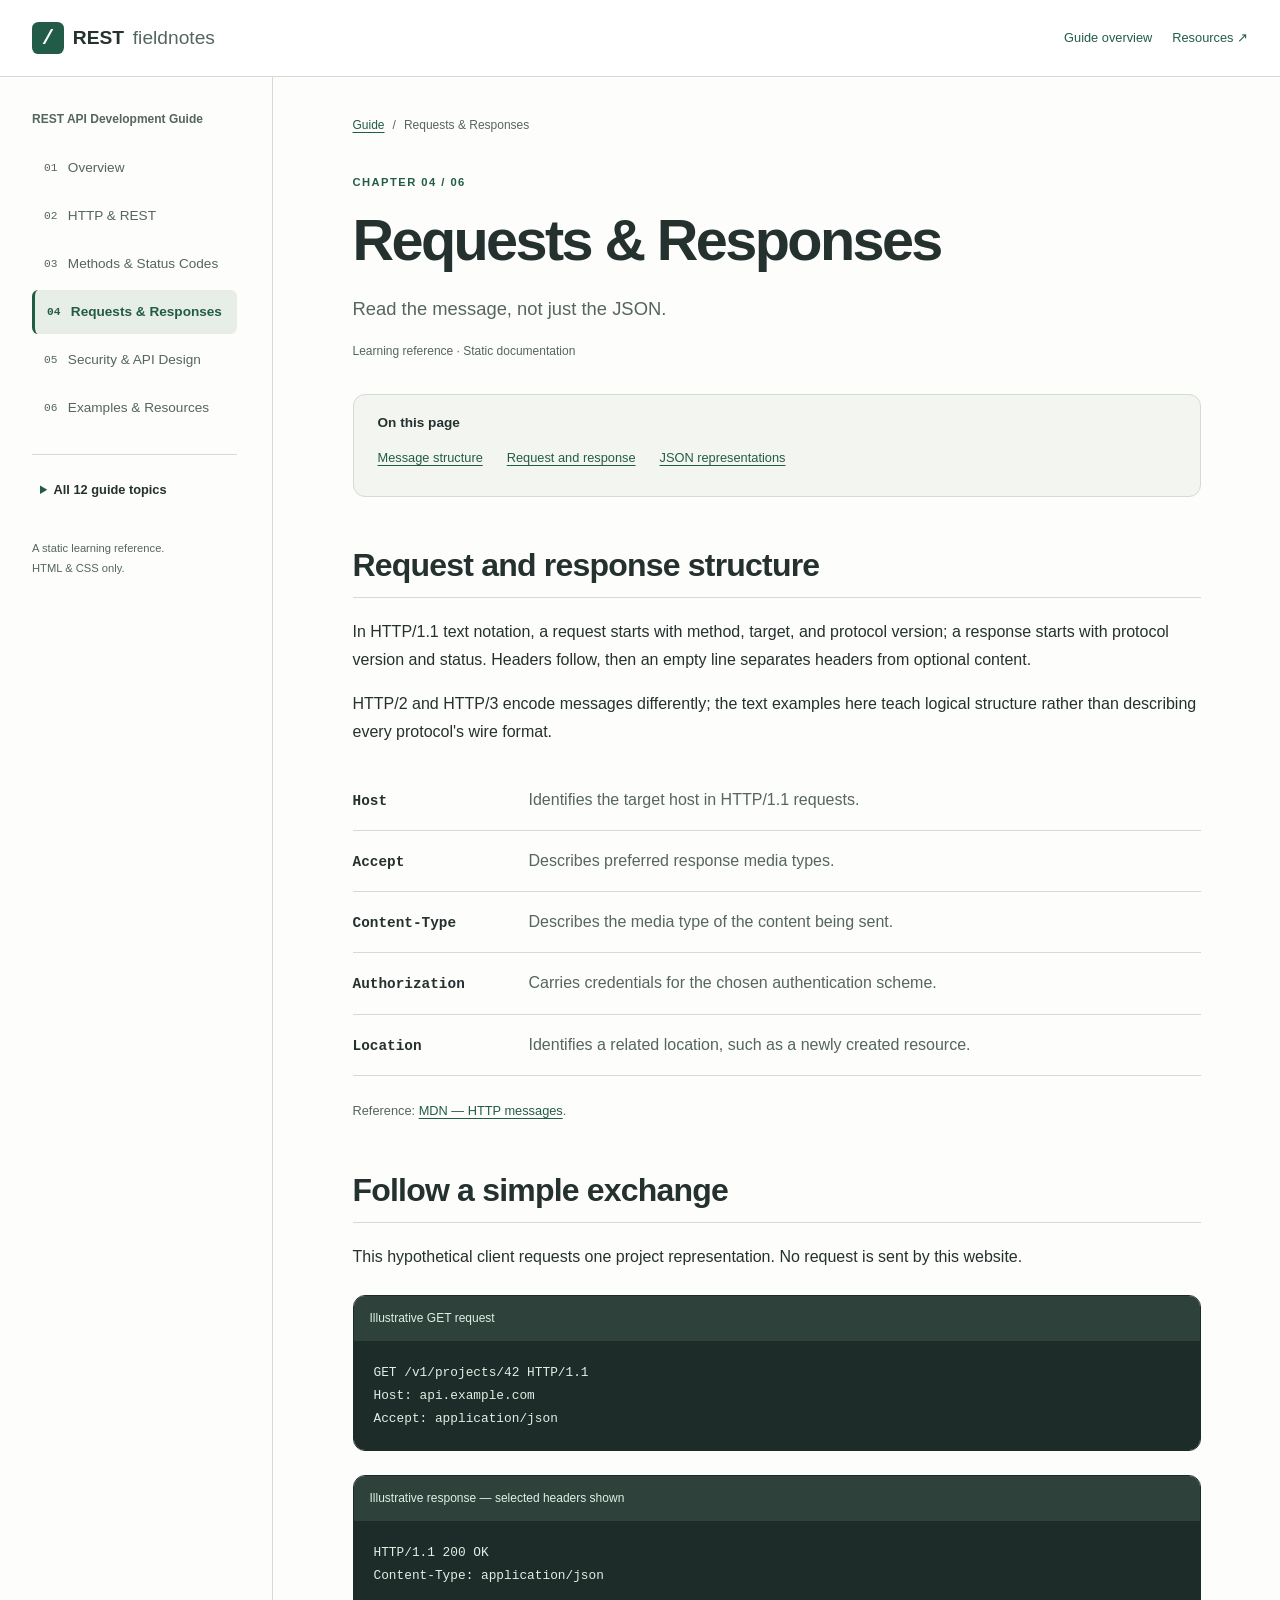
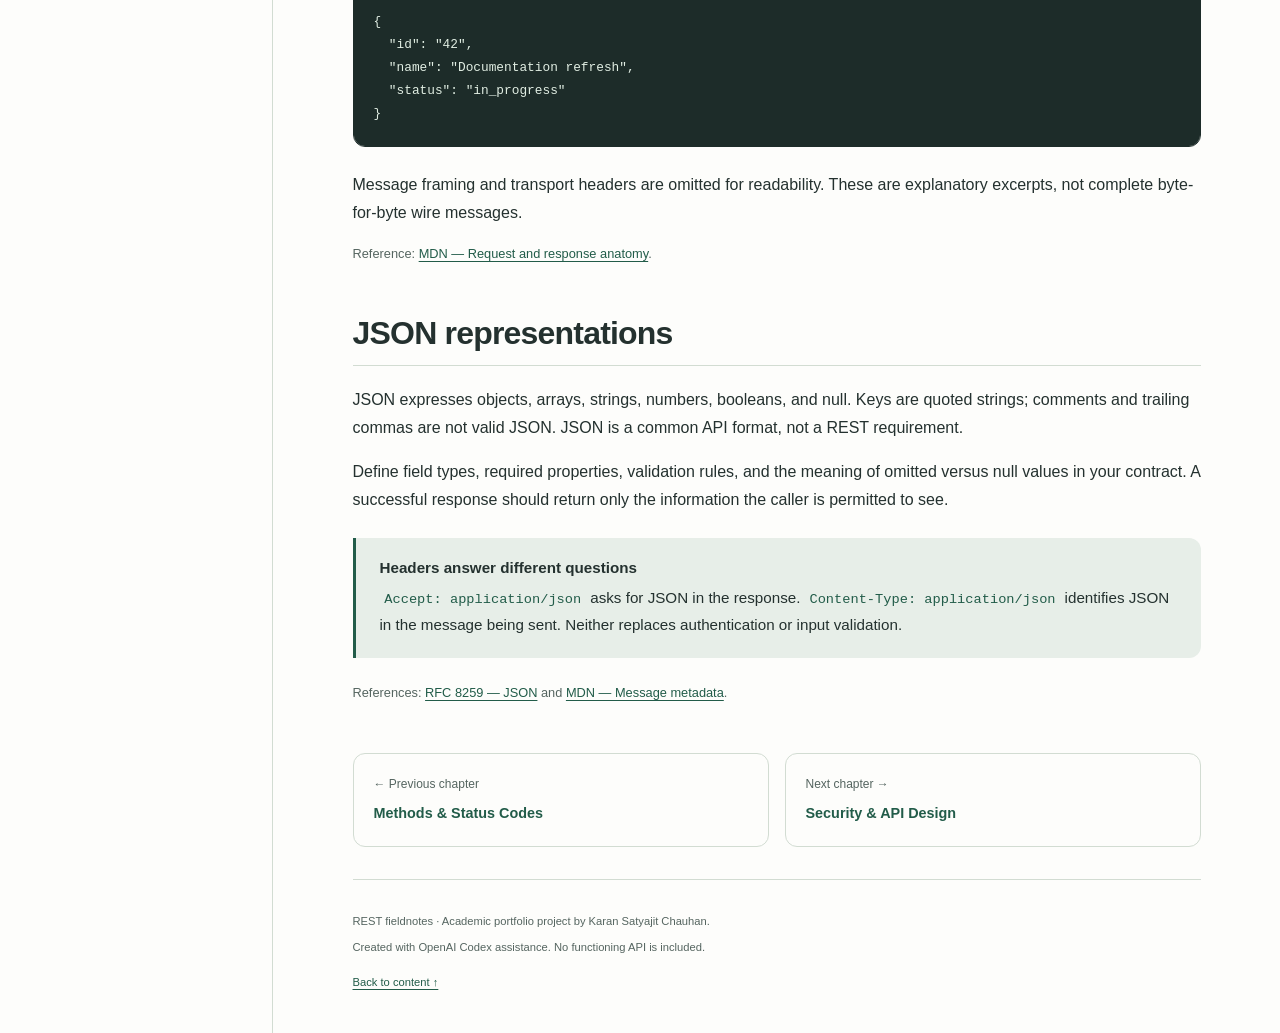
<file: requests-responses.html>
<!DOCTYPE html>
<html lang="en">
<head>
  <meta charset="utf-8">
  <meta name="viewport" content="width=device-width, initial-scale=1">
  <meta name="description" content="Read HTTP request and response structure, understand headers, and inspect illustrative JSON messages.">
  <title>Requests &amp; Responses | REST API Development Guide</title>
  <link rel="stylesheet" href="css/style.css">
</head>
<body>
  <a class="skip-link" href="#main-content">Skip to main content</a>
  <header class="site-header"><div class="header-inner"><a class="brand" href="index.html"><span class="brand-mark" aria-hidden="true">/</span>REST<span class="brand-light">fieldnotes</span></a><nav aria-label="Header navigation"><a href="index.html">Guide overview</a><a href="examples-resources.html#additional-resources">Resources ↗</a></nav></div></header>
  <div class="site-layout">
    <aside class="sidebar" aria-label="Guide navigation">
      <nav aria-label="Chapters"><p class="nav-heading">REST API Development Guide</p><ol class="chapter-nav"><li><a href="index.html"><span>01</span>Overview</a></li>
<li><a href="http-rest.html"><span>02</span>HTTP &amp; REST</a></li>
<li><a href="methods-status.html"><span>03</span>Methods &amp; Status Codes</a></li>
<li><a href="requests-responses.html" aria-current="page"><span>04</span>Requests &amp; Responses</a></li>
<li><a href="security-design.html"><span>05</span>Security &amp; API Design</a></li>
<li><a href="examples-resources.html"><span>06</span>Examples &amp; Resources</a></li></ol></nav>
      <details class="topic-disclosure"><summary>All 12 guide topics</summary><nav aria-label="Topic index"><ul class="topic-nav"><li><a href="index.html#introduction">Introduction</a></li>
<li><a href="http-rest.html#http-fundamentals">HTTP Fundamentals</a></li>
<li><a href="http-rest.html#rest-architecture">REST Architecture</a></li>
<li><a href="methods-status.html#http-methods">HTTP Methods</a></li>
<li><a href="methods-status.html#status-codes">Status Codes</a></li>
<li><a href="requests-responses.html#message-structure">Request &amp; Response Structure</a></li>
<li><a href="security-design.html#authentication">Authentication &amp; Authorization</a></li>
<li><a href="security-design.html#versioning">API Versioning</a></li>
<li><a href="security-design.html#error-handling">Error Handling</a></li>
<li><a href="security-design.html#best-practices">API Best Practices</a></li>
<li><a href="examples-resources.html#code-examples">Code Examples</a></li>
<li><a href="examples-resources.html#additional-resources">Additional Resources</a></li></ul></nav></details>
      <p class="sidebar-note">A static learning reference.<br>HTML &amp; CSS only.</p>
    </aside>
    <main id="main-content" tabindex="-1">
      <nav class="breadcrumb" aria-label="Breadcrumb"><a href="index.html">Guide</a><span aria-hidden="true">/</span><span aria-current="page">Requests &amp; Responses</span></nav>
      <article class="chapter">
        <header class="chapter-header"><p class="eyebrow">Chapter 04 / 06</p><h1>Requests &amp; Responses</h1><p class="chapter-intro">Read the message, not just the JSON.</p><p class="chapter-meta">Learning reference · Static documentation</p></header>
        <nav class="on-this-page" aria-label="On this page"><h2>On this page</h2><ul><li><a href="#message-structure">Message structure</a></li>
<li><a href="#request-response">Request and response</a></li>
<li><a href="#representations">JSON representations</a></li></ul></nav>
        <section id="message-structure" aria-labelledby="message-title"><h2 id="message-title">Request and response structure</h2><p>In HTTP/1.1 text notation, a request starts with method, target, and protocol version; a response starts with protocol version and status. Headers follow, then an empty line separates headers from optional content.</p><p>HTTP/2 and HTTP/3 encode messages differently; the text examples here teach logical structure rather than describing every protocol's wire format.</p><dl class="definition-list"><div><dt><code>Host</code></dt><dd>Identifies the target host in HTTP/1.1 requests.</dd></div><div><dt><code>Accept</code></dt><dd>Describes preferred response media types.</dd></div><div><dt><code>Content-Type</code></dt><dd>Describes the media type of the content being sent.</dd></div><div><dt><code>Authorization</code></dt><dd>Carries credentials for the chosen authentication scheme.</dd></div><div><dt><code>Location</code></dt><dd>Identifies a related location, such as a newly created resource.</dd></div></dl><p class="source">Reference: <a href="https://developer.mozilla.org/en-US/docs/Web/HTTP/Guides/Messages">MDN — HTTP messages</a>.</p></section>
<section id="request-response" aria-labelledby="exchange-title"><h2 id="exchange-title">Follow a simple exchange</h2><p>This hypothetical client requests one project representation. No request is sent by this website.</p><figure class="code-example"><figcaption>Illustrative GET request</figcaption><pre tabindex="0" aria-label="GET request code"><code>GET /v1/projects/42 HTTP/1.1
Host: api.example.com
Accept: application/json</code></pre></figure><figure class="code-example"><figcaption>Illustrative response — selected headers shown</figcaption><pre tabindex="0" aria-label="JSON response code"><code>HTTP/1.1 200 OK
Content-Type: application/json

{
  "id": "42",
  "name": "Documentation refresh",
  "status": "in_progress"
}</code></pre></figure><p>Message framing and transport headers are omitted for readability. These are explanatory excerpts, not complete byte-for-byte wire messages.</p><p class="source">Reference: <a href="https://developer.mozilla.org/en-US/docs/Web/HTTP/Guides/Messages">MDN — Request and response anatomy</a>.</p></section>
<section id="representations" aria-labelledby="json-title"><h2 id="json-title">JSON representations</h2><p>JSON expresses objects, arrays, strings, numbers, booleans, and null. Keys are quoted strings; comments and trailing commas are not valid JSON. JSON is a common API format, not a REST requirement.</p><p>Define field types, required properties, validation rules, and the meaning of omitted versus null values in your contract. A successful response should return only the information the caller is permitted to see.</p><aside class="callout"><h3>Headers answer different questions</h3><p><code>Accept: application/json</code> asks for JSON in the response. <code>Content-Type: application/json</code> identifies JSON in the message being sent. Neither replaces authentication or input validation.</p></aside><p class="source">References: <a href="https://www.rfc-editor.org/rfc/rfc8259.html">RFC 8259 — JSON</a> and <a href="https://developer.mozilla.org/en-US/docs/Web/HTTP/Guides/Messages">MDN — Message metadata</a>.</p></section>
      </article>
      <nav class="page-navigation" aria-label="Chapter pagination"><a href="methods-status.html" rel="prev"><span>← Previous chapter</span><strong>Methods &amp; Status Codes</strong></a>
<a href="security-design.html" rel="next"><span>Next chapter →</span><strong>Security &amp; API Design</strong></a></nav>
      <footer class="page-footer"><p>REST fieldnotes · Academic portfolio project by Karan Satyajit Chauhan.</p><p>Created with OpenAI Codex assistance. No functioning API is included.</p><a href="#main-content">Back to content ↑</a></footer>
    </main>
  </div>
</body>
</html>
</file>
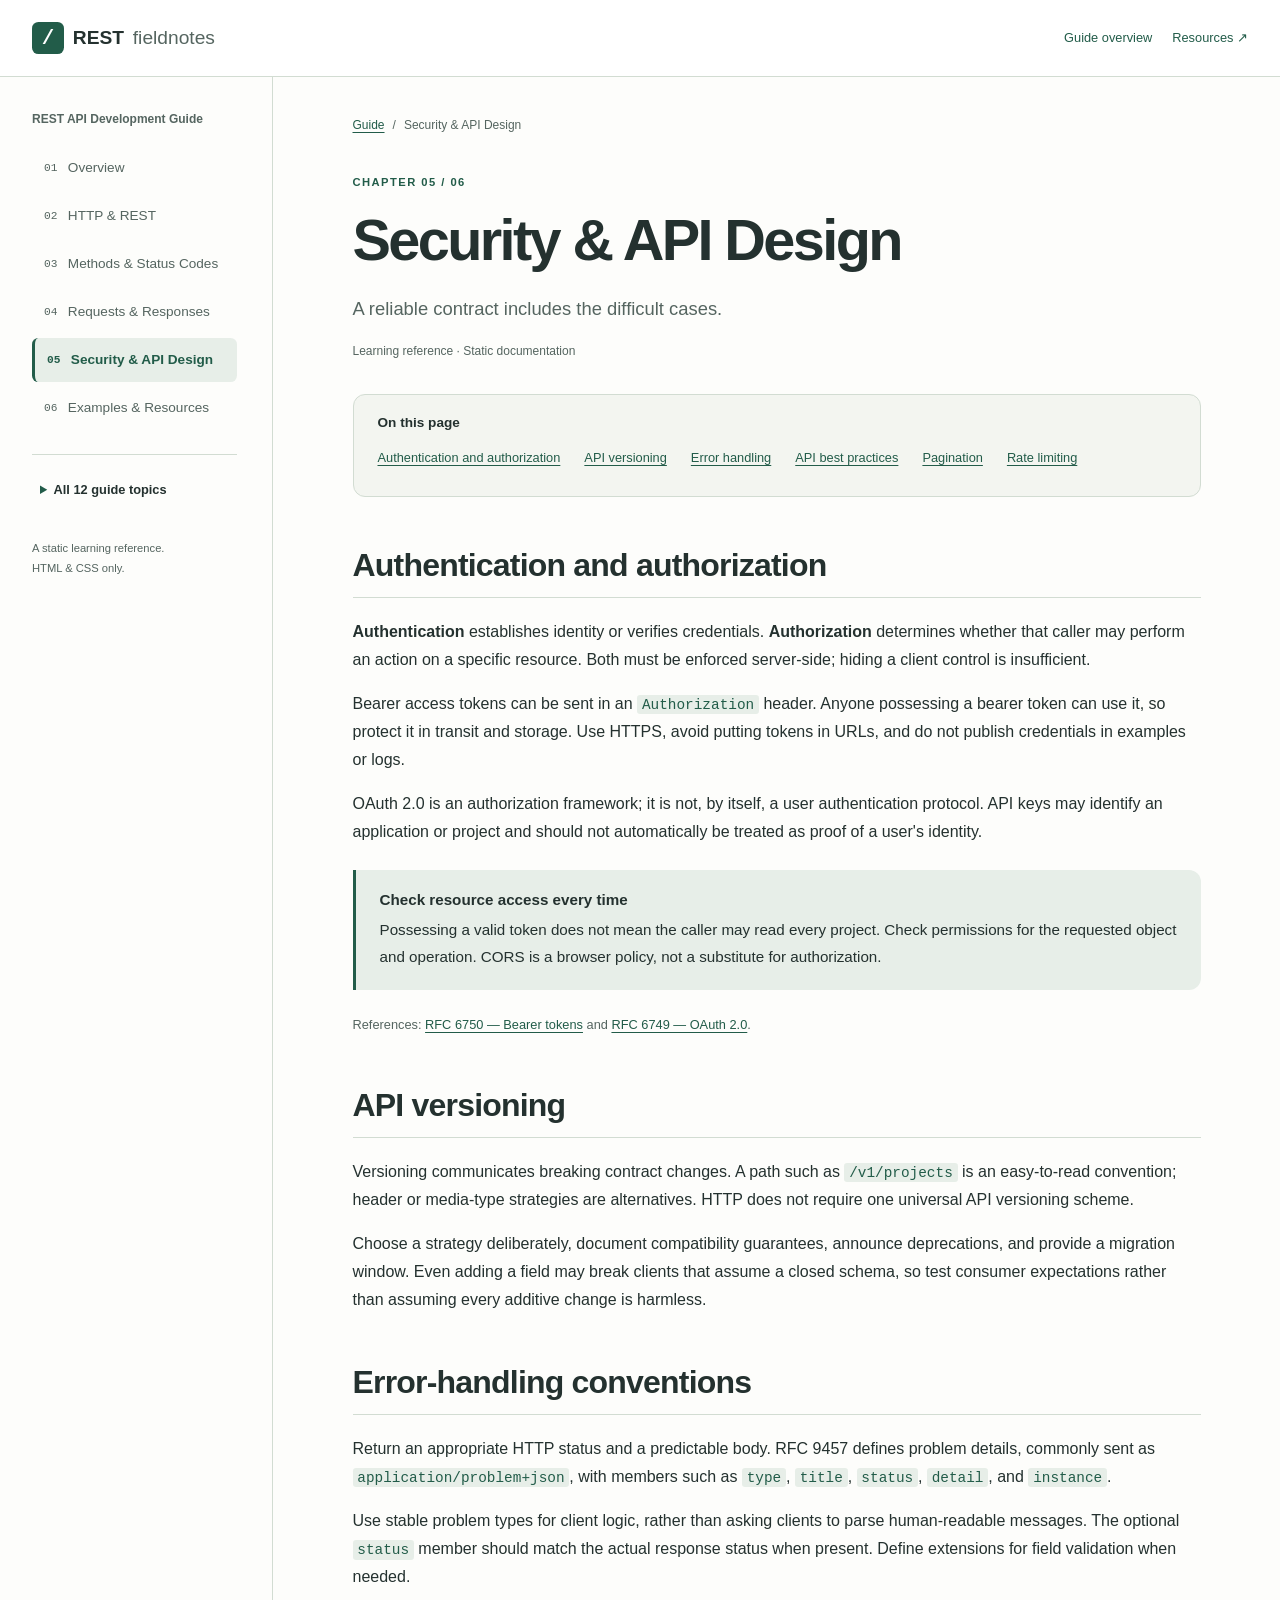
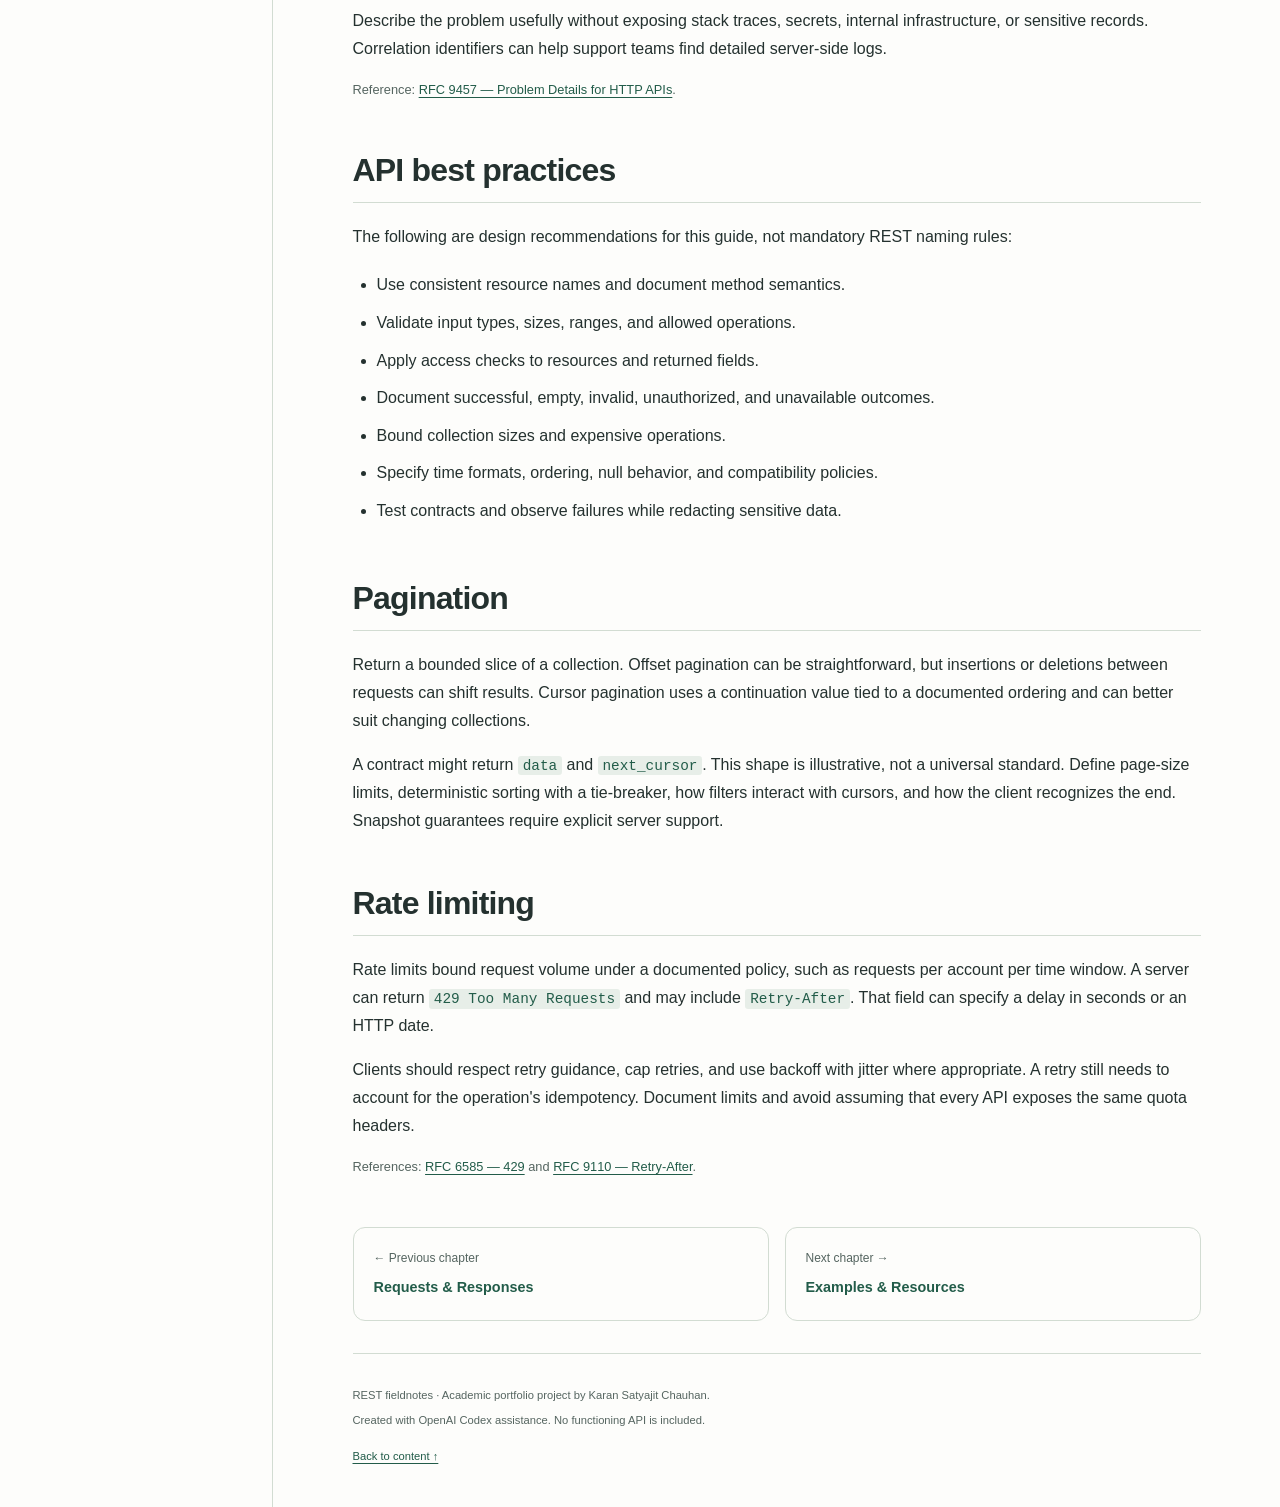
<file: security-design.html>
<!DOCTYPE html>
<html lang="en">
<head>
  <meta charset="utf-8">
  <meta name="viewport" content="width=device-width, initial-scale=1">
  <meta name="description" content="Learn authentication, authorization, versioning, error handling, pagination, rate limiting, and API best practices.">
  <title>Security &amp; API Design | REST API Development Guide</title>
  <link rel="stylesheet" href="css/style.css">
</head>
<body>
  <a class="skip-link" href="#main-content">Skip to main content</a>
  <header class="site-header"><div class="header-inner"><a class="brand" href="index.html"><span class="brand-mark" aria-hidden="true">/</span>REST<span class="brand-light">fieldnotes</span></a><nav aria-label="Header navigation"><a href="index.html">Guide overview</a><a href="examples-resources.html#additional-resources">Resources ↗</a></nav></div></header>
  <div class="site-layout">
    <aside class="sidebar" aria-label="Guide navigation">
      <nav aria-label="Chapters"><p class="nav-heading">REST API Development Guide</p><ol class="chapter-nav"><li><a href="index.html"><span>01</span>Overview</a></li>
<li><a href="http-rest.html"><span>02</span>HTTP &amp; REST</a></li>
<li><a href="methods-status.html"><span>03</span>Methods &amp; Status Codes</a></li>
<li><a href="requests-responses.html"><span>04</span>Requests &amp; Responses</a></li>
<li><a href="security-design.html" aria-current="page"><span>05</span>Security &amp; API Design</a></li>
<li><a href="examples-resources.html"><span>06</span>Examples &amp; Resources</a></li></ol></nav>
      <details class="topic-disclosure"><summary>All 12 guide topics</summary><nav aria-label="Topic index"><ul class="topic-nav"><li><a href="index.html#introduction">Introduction</a></li>
<li><a href="http-rest.html#http-fundamentals">HTTP Fundamentals</a></li>
<li><a href="http-rest.html#rest-architecture">REST Architecture</a></li>
<li><a href="methods-status.html#http-methods">HTTP Methods</a></li>
<li><a href="methods-status.html#status-codes">Status Codes</a></li>
<li><a href="requests-responses.html#message-structure">Request &amp; Response Structure</a></li>
<li><a href="security-design.html#authentication">Authentication &amp; Authorization</a></li>
<li><a href="security-design.html#versioning">API Versioning</a></li>
<li><a href="security-design.html#error-handling">Error Handling</a></li>
<li><a href="security-design.html#best-practices">API Best Practices</a></li>
<li><a href="examples-resources.html#code-examples">Code Examples</a></li>
<li><a href="examples-resources.html#additional-resources">Additional Resources</a></li></ul></nav></details>
      <p class="sidebar-note">A static learning reference.<br>HTML &amp; CSS only.</p>
    </aside>
    <main id="main-content" tabindex="-1">
      <nav class="breadcrumb" aria-label="Breadcrumb"><a href="index.html">Guide</a><span aria-hidden="true">/</span><span aria-current="page">Security &amp; API Design</span></nav>
      <article class="chapter">
        <header class="chapter-header"><p class="eyebrow">Chapter 05 / 06</p><h1>Security &amp; API Design</h1><p class="chapter-intro">A reliable contract includes the difficult cases.</p><p class="chapter-meta">Learning reference · Static documentation</p></header>
        <nav class="on-this-page" aria-label="On this page"><h2>On this page</h2><ul><li><a href="#authentication">Authentication and authorization</a></li>
<li><a href="#versioning">API versioning</a></li>
<li><a href="#error-handling">Error handling</a></li>
<li><a href="#best-practices">API best practices</a></li>
<li><a href="#pagination">Pagination</a></li>
<li><a href="#rate-limiting">Rate limiting</a></li></ul></nav>
        <section id="authentication" aria-labelledby="auth-title"><h2 id="auth-title">Authentication and authorization</h2><p><strong>Authentication</strong> establishes identity or verifies credentials. <strong>Authorization</strong> determines whether that caller may perform an action on a specific resource. Both must be enforced server-side; hiding a client control is insufficient.</p><p>Bearer access tokens can be sent in an <code>Authorization</code> header. Anyone possessing a bearer token can use it, so protect it in transit and storage. Use HTTPS, avoid putting tokens in URLs, and do not publish credentials in examples or logs.</p><p>OAuth 2.0 is an authorization framework; it is not, by itself, a user authentication protocol. API keys may identify an application or project and should not automatically be treated as proof of a user's identity.</p><aside class="callout"><h3>Check resource access every time</h3><p>Possessing a valid token does not mean the caller may read every project. Check permissions for the requested object and operation. CORS is a browser policy, not a substitute for authorization.</p></aside><p class="source">References: <a href="https://www.rfc-editor.org/rfc/rfc6750.html">RFC 6750 — Bearer tokens</a> and <a href="https://www.rfc-editor.org/rfc/rfc6749.html">RFC 6749 — OAuth 2.0</a>.</p></section>
<section id="versioning" aria-labelledby="version-title"><h2 id="version-title">API versioning</h2><p>Versioning communicates breaking contract changes. A path such as <code>/v1/projects</code> is an easy-to-read convention; header or media-type strategies are alternatives. HTTP does not require one universal API versioning scheme.</p><p>Choose a strategy deliberately, document compatibility guarantees, announce deprecations, and provide a migration window. Even adding a field may break clients that assume a closed schema, so test consumer expectations rather than assuming every additive change is harmless.</p></section>
<section id="error-handling" aria-labelledby="error-title"><h2 id="error-title">Error-handling conventions</h2><p>Return an appropriate HTTP status and a predictable body. RFC 9457 defines problem details, commonly sent as <code>application/problem+json</code>, with members such as <code>type</code>, <code>title</code>, <code>status</code>, <code>detail</code>, and <code>instance</code>.</p><p>Use stable problem types for client logic, rather than asking clients to parse human-readable messages. The optional <code>status</code> member should match the actual response status when present. Define extensions for field validation when needed.</p><p>Describe the problem usefully without exposing stack traces, secrets, internal infrastructure, or sensitive records. Correlation identifiers can help support teams find detailed server-side logs.</p><p class="source">Reference: <a href="https://www.rfc-editor.org/rfc/rfc9457.html">RFC 9457 — Problem Details for HTTP APIs</a>.</p></section>
<section id="best-practices" aria-labelledby="practices-title"><h2 id="practices-title">API best practices</h2><p>The following are design recommendations for this guide, not mandatory REST naming rules:</p><ul><li>Use consistent resource names and document method semantics.</li><li>Validate input types, sizes, ranges, and allowed operations.</li><li>Apply access checks to resources and returned fields.</li><li>Document successful, empty, invalid, unauthorized, and unavailable outcomes.</li><li>Bound collection sizes and expensive operations.</li><li>Specify time formats, ordering, null behavior, and compatibility policies.</li><li>Test contracts and observe failures while redacting sensitive data.</li></ul></section>
<section id="pagination" aria-labelledby="pagination-title"><h2 id="pagination-title">Pagination</h2><p>Return a bounded slice of a collection. Offset pagination can be straightforward, but insertions or deletions between requests can shift results. Cursor pagination uses a continuation value tied to a documented ordering and can better suit changing collections.</p><p>A contract might return <code>data</code> and <code>next_cursor</code>. This shape is illustrative, not a universal standard. Define page-size limits, deterministic sorting with a tie-breaker, how filters interact with cursors, and how the client recognizes the end. Snapshot guarantees require explicit server support.</p></section>
<section id="rate-limiting" aria-labelledby="rate-title"><h2 id="rate-title">Rate limiting</h2><p>Rate limits bound request volume under a documented policy, such as requests per account per time window. A server can return <code>429 Too Many Requests</code> and may include <code>Retry-After</code>. That field can specify a delay in seconds or an HTTP date.</p><p>Clients should respect retry guidance, cap retries, and use backoff with jitter where appropriate. A retry still needs to account for the operation's idempotency. Document limits and avoid assuming that every API exposes the same quota headers.</p><p class="source">References: <a href="https://www.rfc-editor.org/rfc/rfc6585.html#section-4">RFC 6585 — 429</a> and <a href="https://www.rfc-editor.org/rfc/rfc9110.html#section-10.2.3">RFC 9110 — Retry-After</a>.</p></section>
      </article>
      <nav class="page-navigation" aria-label="Chapter pagination"><a href="requests-responses.html" rel="prev"><span>← Previous chapter</span><strong>Requests &amp; Responses</strong></a>
<a href="examples-resources.html" rel="next"><span>Next chapter →</span><strong>Examples &amp; Resources</strong></a></nav>
      <footer class="page-footer"><p>REST fieldnotes · Academic portfolio project by Karan Satyajit Chauhan.</p><p>Created with OpenAI Codex assistance. No functioning API is included.</p><a href="#main-content">Back to content ↑</a></footer>
    </main>
  </div>
</body>
</html>
</file>
<file: css/style.css>
/* 1. Shared design tokens and document defaults */
:root {
  --ink: #24312f;
  --muted: #556560;
  --accent: #225c49;
  --accent-tint: #e7eee8;
  --paper: #fdfdfb;
  --surface: #f3f5f0;
  --border: #d2dcd2;
  --code-bg: #1d2c29;
  --code-text: #e1eee3;
  --radius: .75rem;
  --content-width: 53rem;
}
* { box-sizing: border-box; }
html { scroll-behavior: smooth; }
body { margin: 0; color: var(--ink); background: var(--paper); font: 1rem/1.75 "Segoe UI", Arial, sans-serif; }
h1, h2, h3, p { margin: 0; }
h1, h2, h3 { line-height: 1.25; }
h1 { font-size: clamp(2.25rem, 4.5vw, 3.75rem); font-weight: 700; letter-spacing: -.045em; }
h2 { font-size: clamp(1.5rem, 2.8vw, 2rem); letter-spacing: -.025em; }
h3 { font-size: 1.1rem; }
a { color: var(--accent); text-underline-offset: .25em; }
a:hover { color: #123e2f; text-decoration-thickness: 2px; }
a:focus-visible, summary:focus-visible, pre:focus-visible { outline: 3px solid var(--accent); outline-offset: 4px; border-radius: .2rem; }
pre:focus-visible { outline-offset: -5px; outline-color: #aecdb9; }
section[id], main[id] { scroll-margin-top: 2rem; }
code { font-family: Consolas, "Courier New", monospace; font-size: .9em; overflow-wrap: anywhere; }
p code, li code, dd code { padding: .1rem .3rem; border-radius: .2rem; background: var(--accent-tint); color: var(--accent); }
.eyebrow { font-size: .7rem; font-weight: 700; letter-spacing: .13em; text-transform: uppercase; color: var(--accent); }
.skip-link { position: absolute; left: 1rem; top: -6rem; background: white; z-index: 10; padding: .75rem 1rem; font-weight: 700; }
.skip-link:focus { top: 1rem; }

/* 2. Site header and persistent chapter navigation */
.site-header { border-bottom: 1px solid var(--border); background: white; }
.header-inner { max-width: 90rem; margin-inline: auto; padding: 1rem 2rem; display: flex; align-items: center; justify-content: space-between; gap: 1rem 2rem; }
.brand { display: inline-flex; align-items: center; gap: .55rem; text-decoration: none; color: var(--ink); font-weight: 750; font-size: 1.2rem; white-space: nowrap; }
.brand-mark { display: inline-grid; place-items: center; width: 2rem; height: 2rem; background: var(--accent); color: white; border-radius: .4rem; font: 700 1.3rem Consolas, monospace; }
.brand-light { font-weight: 400; color: var(--muted); }
.header-inner nav { display: flex; flex-wrap: wrap; gap: .5rem 1.25rem; }
.header-inner nav a { display: inline-flex; align-items: center; min-height: 44px; font-size: .8rem; text-decoration: none; }
.header-inner nav a:hover { text-decoration: underline; }
.site-layout { display: grid; grid-template-columns: 17rem minmax(0, 1fr); max-width: 90rem; margin-inline: auto; }
.sidebar { position: sticky; top: 1rem; align-self: start; max-height: calc(100vh - 2rem); overflow-y: auto; padding: 2rem 1.25rem 2rem 2rem; scrollbar-gutter: stable; }
.nav-heading { font-size: .75rem; font-weight: 700; color: var(--muted); margin-bottom: 1rem; }
.chapter-nav { list-style: none; margin: 0; padding: 0; }
.chapter-nav li + li { margin-top: .25rem; }
.chapter-nav a { display: flex; align-items: center; gap: .65rem; min-height: 44px; padding: .6rem .75rem; border-radius: .4rem; text-decoration: none; color: var(--muted); font-size: .85rem; line-height: 1.5; }
.chapter-nav a > span { font-family: Consolas, monospace; font-size: .7rem; }
.chapter-nav a:hover { background: var(--surface); color: var(--accent); }
.chapter-nav a[aria-current="page"] { background: var(--accent-tint); color: var(--accent); font-weight: 700; border-left: 3px solid var(--accent); }
.topic-disclosure { margin-top: 1.5rem; padding-top: 1rem; border-top: 1px solid var(--border); }
.topic-disclosure summary { cursor: pointer; padding: .5rem; font-size: .8rem; font-weight: 600; min-height: 44px; }
.topic-disclosure summary::marker { color: var(--accent); }
.topic-nav { margin: .5rem 0 0; padding: 0; list-style: none; }
.topic-nav a { display: block; padding: .5rem .75rem; font-size: .75rem; min-height: 36px; }
.sidebar-note { margin-top: 1.5rem; font-size: .7rem; color: var(--muted); }

/* 3. Chapter typography and contents */
main { min-width: 0; border-left: 1px solid var(--border); padding: 2rem clamp(1.5rem, 4vw, 4rem) 0; }
.breadcrumb, .chapter, .page-navigation, .page-footer { max-width: var(--content-width); margin-inline: auto; }
.breadcrumb { display: flex; flex-wrap: wrap; align-items: center; gap: .5rem; font-size: .75rem; color: var(--muted); }
.breadcrumb a { display: inline-flex; align-items: center; min-height: 32px; }
.chapter-header { margin-block: 2rem; }
.chapter-header .eyebrow { margin-bottom: .75rem; }
.chapter-intro { font-size: 1.15rem; color: var(--muted); margin-top: 1rem; max-width: 52ch; }
.chapter-meta { font-size: .75rem; color: var(--muted); margin-top: 1rem; }
.on-this-page { padding: 1.25rem 1.5rem; border: 1px solid var(--border); border-radius: var(--radius); background: var(--surface); margin-bottom: 2.5rem; }
.on-this-page h2 { font-size: .85rem; letter-spacing: normal; }
.on-this-page ul { display: flex; flex-wrap: wrap; gap: .25rem 1.5rem; list-style: none; margin: .5rem 0 0; padding: 0; }
.on-this-page a { display: inline-flex; align-items: center; min-height: 36px; font-size: .8rem; }
.chapter > section { margin-block: 3rem; }
.chapter > section > h2 { padding-bottom: .75rem; margin-bottom: 1.25rem; border-bottom: 1px solid var(--border); }
.chapter section > p + p { margin-top: 1rem; }
.chapter section > ul { padding-left: 1.5rem; margin-block: 1rem; }
.chapter section > ul li { padding-block: .3rem; }
.source { font-size: .8rem; color: var(--muted); margin-top: 1rem; }
.callout { padding: 1.25rem 1.5rem; margin-block: 1.5rem; background: var(--accent-tint); border-left: 3px solid var(--accent); border-radius: 0 var(--radius) var(--radius) 0; }
.callout h3 { font-size: .95rem; }
.callout p { margin-top: .5rem; font-size: .95rem; }

/* 4. Reference cards, definitions, and code excerpts */
.chapter-grid, .status-grid { display: grid; grid-template-columns: repeat(2, minmax(0, 1fr)); gap: 1rem; margin-top: 1.5rem; }
.chapter-card { position: relative; display: flex; flex-direction: column; align-items: start; gap: .6rem; padding: 1.5rem; border: 1px solid var(--border); border-radius: var(--radius); color: var(--ink); text-decoration: none; transition: background-color .18s ease; }
.chapter-card:hover { background: var(--surface); color: var(--ink); }
.chapter-card p { color: var(--muted); font-size: .875rem; }
.card-arrow { margin-top: auto; padding-top: .5rem; color: var(--accent); }
.status-grid article { padding: 1.25rem; border: 1px solid var(--border); border-radius: var(--radius); }
.status-grid h3 { font-size: 1rem; }
.status-grid p { font-size: .875rem; color: var(--muted); margin-top: .5rem; }
.definition-list { margin-block: 1.5rem; }
.definition-list > div { display: grid; grid-template-columns: 10rem minmax(0, 1fr); gap: 1rem; padding-block: 1rem; border-bottom: 1px solid var(--border); }
.definition-list dt { font-weight: 700; }
.definition-list dd { margin: 0; color: var(--muted); }
.flow-diagram { display: grid; grid-template-columns: 1fr auto 1fr; align-items: center; gap: 1rem; margin-block: 1.5rem; }
.flow-diagram > div { background: var(--surface); border: 1px solid var(--border); border-radius: var(--radius); padding: 1rem; }
.flow-diagram span { display: block; color: var(--muted); font-size: .75rem; margin-top: .25rem; }
.flow-diagram > p { font: .75rem/2 Consolas, monospace; color: var(--accent); }
.code-example { margin: 1.5rem 0; border: 1px solid var(--code-bg); border-radius: var(--radius); overflow: hidden; }
.code-example figcaption { padding: .75rem 1rem; font-size: .75rem; background: #2e423b; color: var(--code-text); }
pre { margin: 0; padding: 1.25rem; background: var(--code-bg); color: var(--code-text); overflow-x: auto; max-width: 100%; font: .8rem/1.8 Consolas, "Courier New", monospace; tab-size: 2; }
pre code { font-size: inherit; overflow-wrap: normal; }
.chapter section > .resource-list { list-style: none; padding-left: 0; }
.chapter section > .resource-list li { padding-block: 1rem; border-bottom: 1px solid var(--border); }
.resource-list a { font-weight: 600; }
.resource-list span { display: block; color: var(--muted); font-size: .875rem; margin-top: .3rem; }

/* 5. Chapter pagination and footer */
.page-navigation { display: grid; grid-template-columns: repeat(2, minmax(0, 1fr)); gap: 1rem; margin-top: 3rem; }
.page-navigation a { display: flex; flex-direction: column; gap: .4rem; padding: 1.25rem; border: 1px solid var(--border); border-radius: var(--radius); text-decoration: none; }
.page-navigation a:hover { background: var(--surface); }
.page-navigation span { color: var(--muted); font-size: .75rem; }
.page-navigation strong { font-size: .9rem; }
.page-footer { padding-block: 2rem; margin-top: 2rem; border-top: 1px solid var(--border); font-size: .7rem; color: var(--muted); }
.page-footer p + p { margin-top: .35rem; }
.page-footer a { display: inline-flex; align-items: center; min-height: 36px; margin-top: .5rem; }

/* 6. Small screens, zoom reflow, motion, and printing */
@media (max-width: 64rem) {
  .site-layout { grid-template-columns: 14rem minmax(0, 1fr); }
  .sidebar { padding-inline: 1rem; }
  main { padding-inline: 1.5rem; }
  .definition-list > div { grid-template-columns: minmax(0, 1fr); gap: .3rem; }
}
@media (max-width: 48rem) {
  .header-inner { padding-inline: 1rem; flex-wrap: wrap; }
  .site-layout { grid-template-columns: minmax(0, 1fr); }
  .sidebar { position: static; max-height: none; overflow: visible; padding: 1.5rem 1rem; border-bottom: 1px solid var(--border); }
  .chapter-nav { display: grid; grid-template-columns: repeat(2, minmax(0, 1fr)); gap: .25rem; }
  .chapter-nav li + li { margin-top: 0; }
  .sidebar-note { margin-top: .75rem; }
  main { border-left: 0; padding: 1.5rem 1rem 0; }
  .chapter-header { margin-top: 1.5rem; }
}
@media (max-width: 30rem) {
  .chapter-grid, .status-grid, .page-navigation, .chapter-nav { grid-template-columns: minmax(0, 1fr); }
  .flow-diagram { grid-template-columns: minmax(0, 1fr); }
  .on-this-page { padding: 1rem; }
  .callout { padding: 1rem; }
}
@media (prefers-reduced-motion: reduce) {
  html { scroll-behavior: auto; }
  .chapter-card { transition: none; }
}
@media print {
  .site-header, .sidebar, .breadcrumb, .on-this-page, .page-navigation, .skip-link, .page-footer a { display: none; }
  .site-layout { display: block; }
  main { border: 0; padding: 0; }
  body { color: black; background: white; font-size: 11pt; }
  .chapter, .page-footer { max-width: none; }
  pre { white-space: pre-wrap; overflow-wrap: anywhere; background: white; color: black; }
  pre code { overflow-wrap: anywhere; }
  .code-example figcaption { color: black; background: white; }
  .code-example { break-inside: avoid; }
  .chapter > section > h2 { break-after: avoid; }
}
</file>
